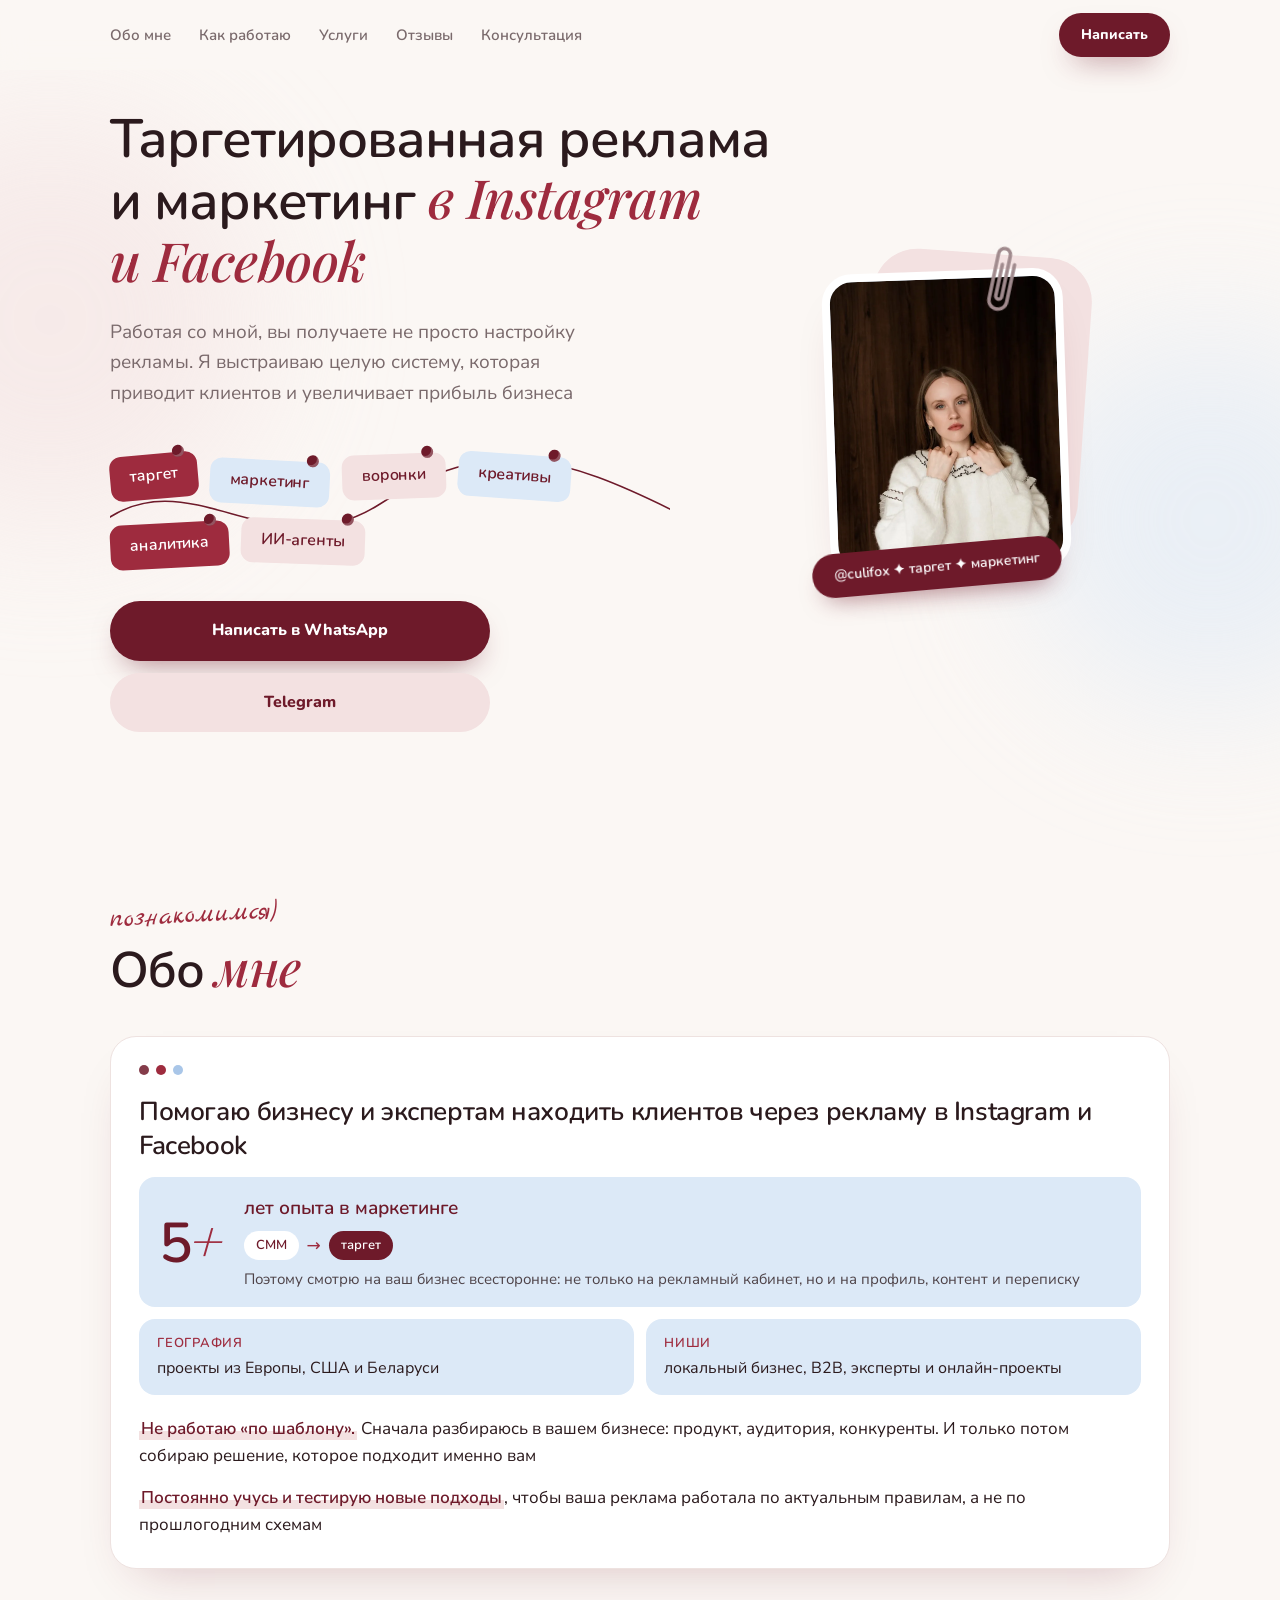
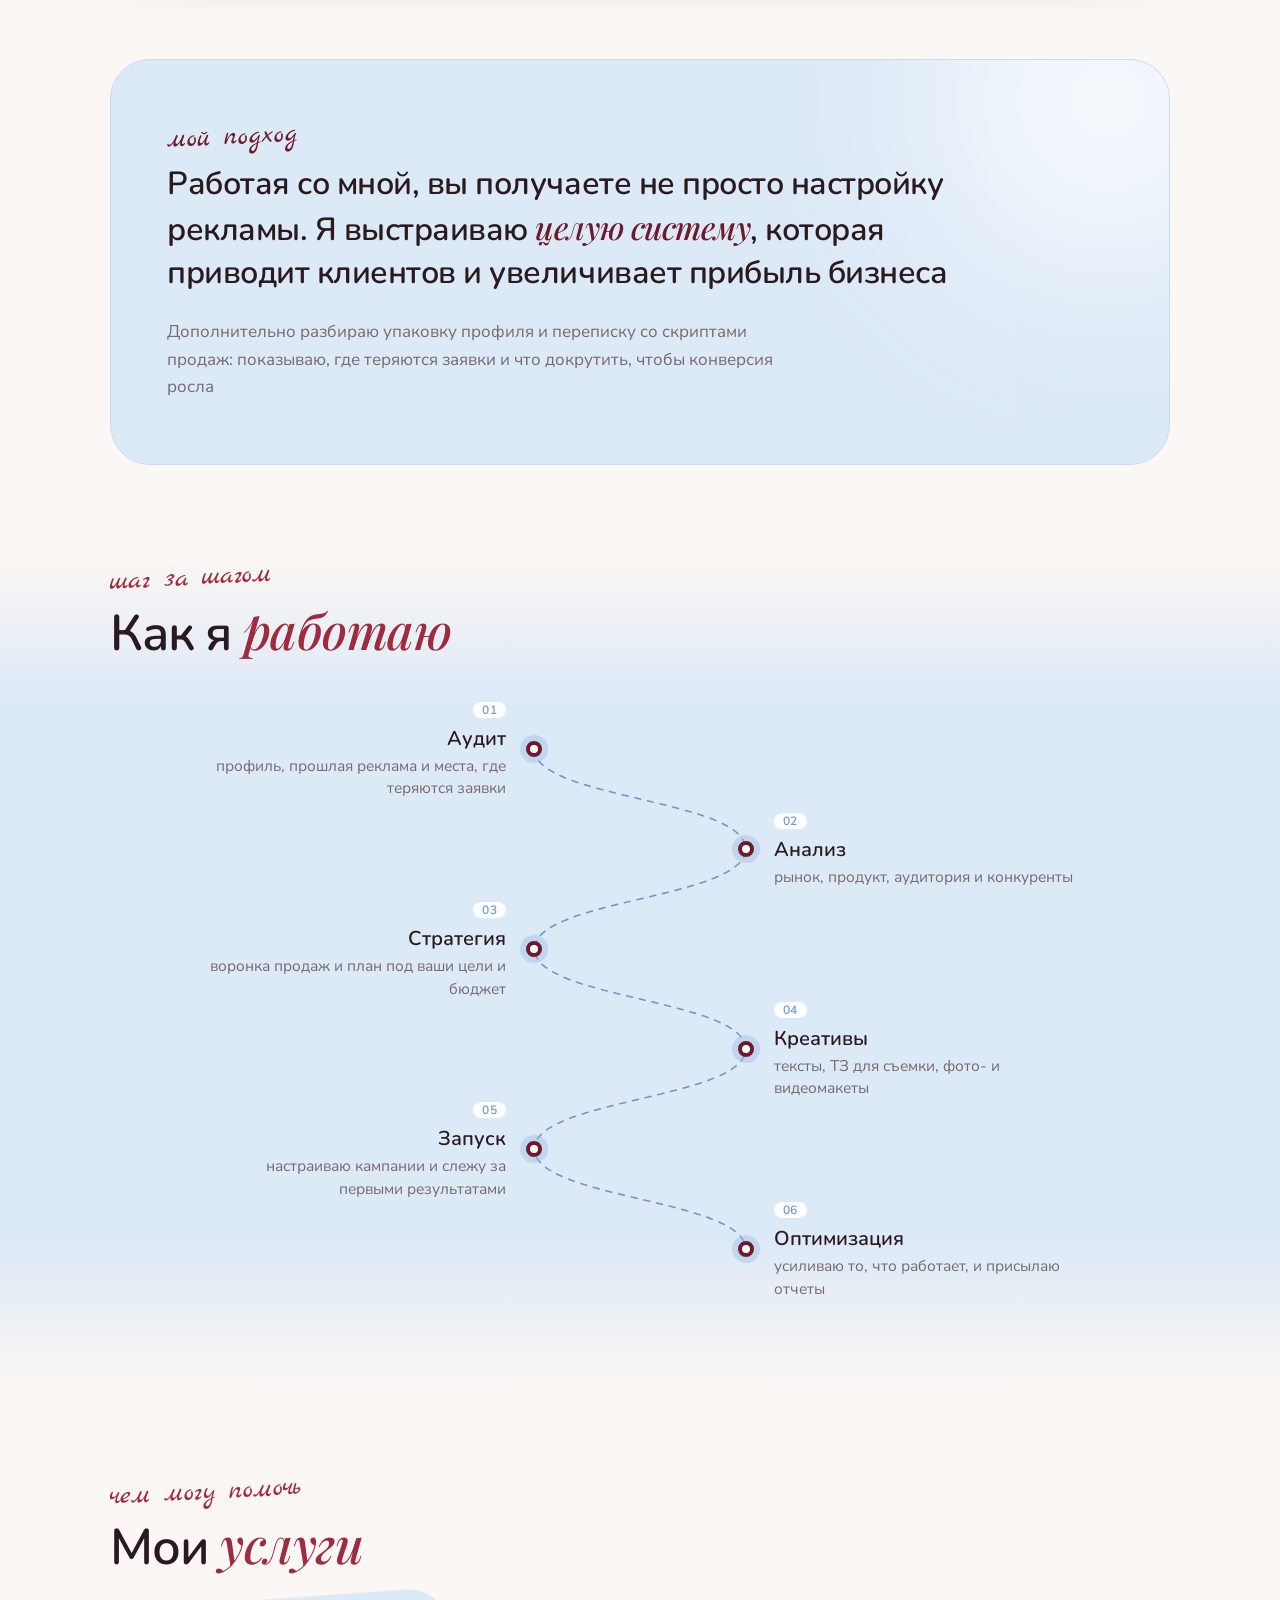
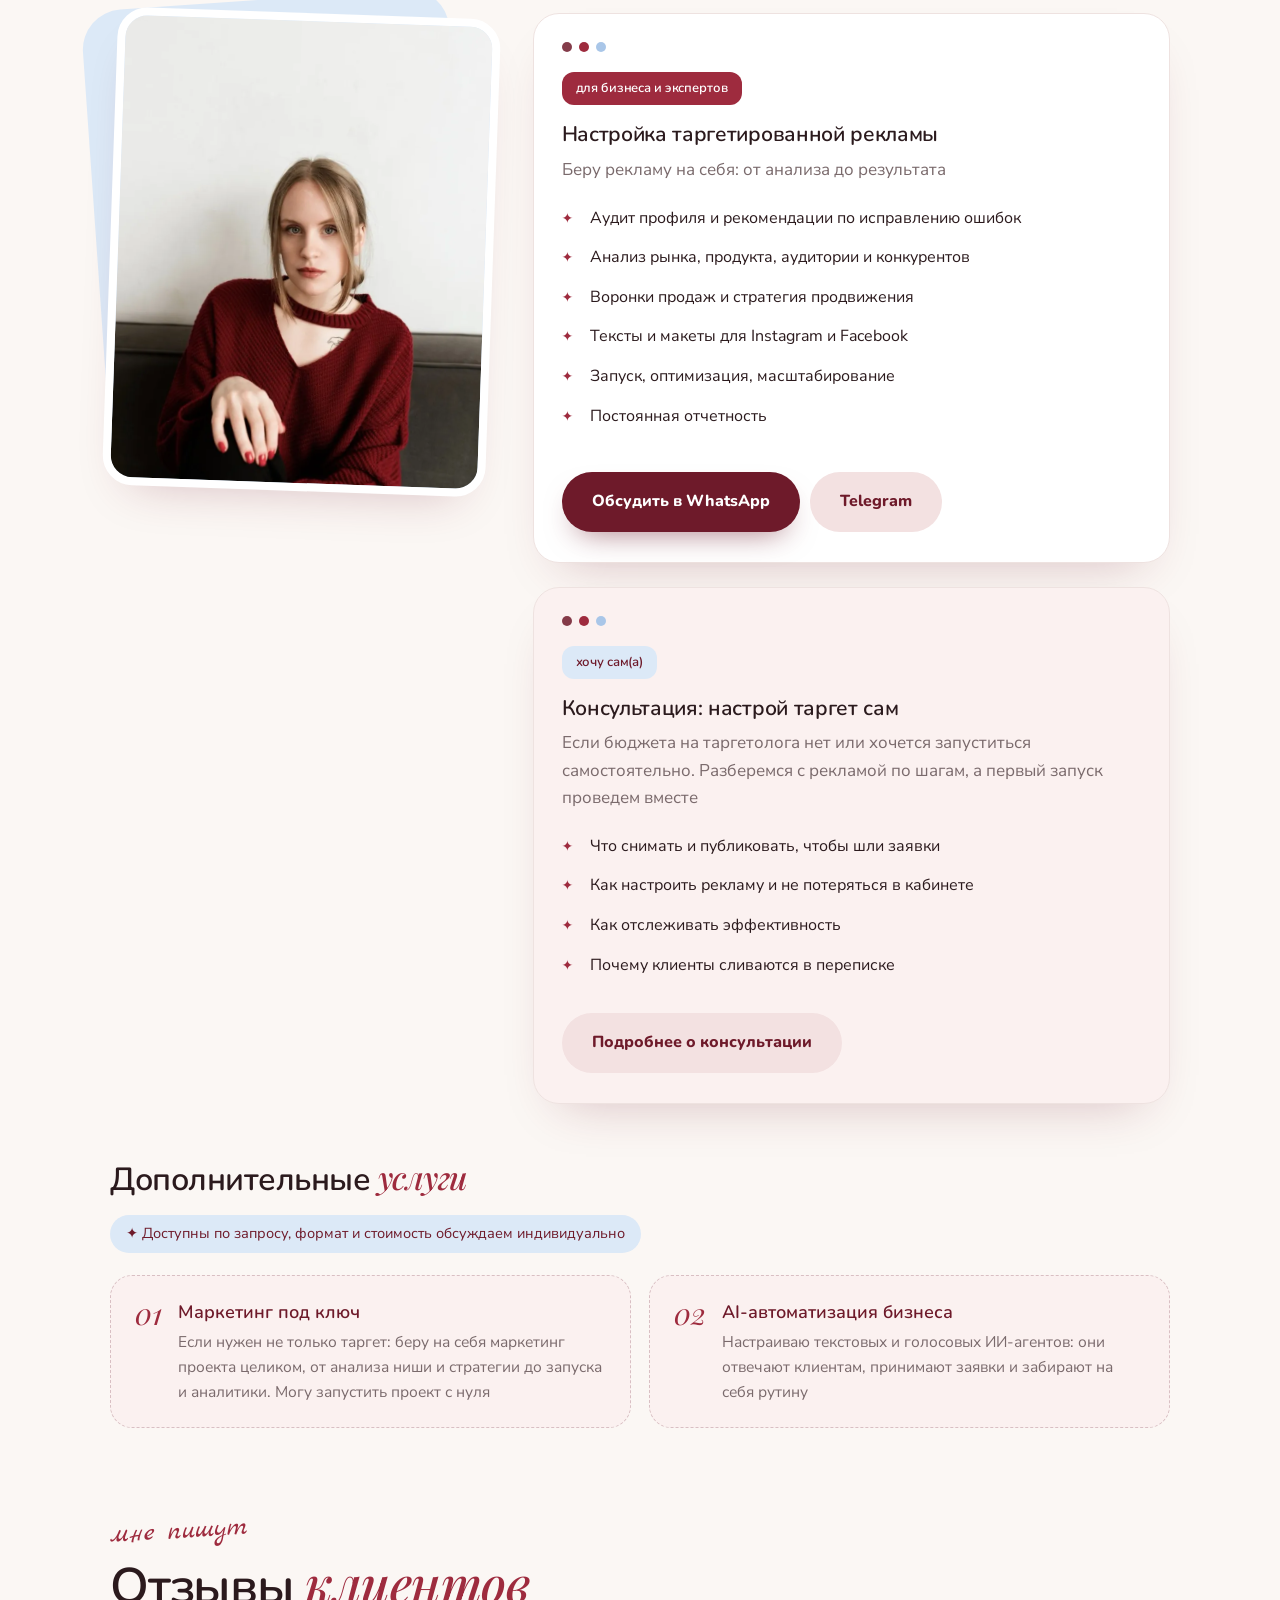
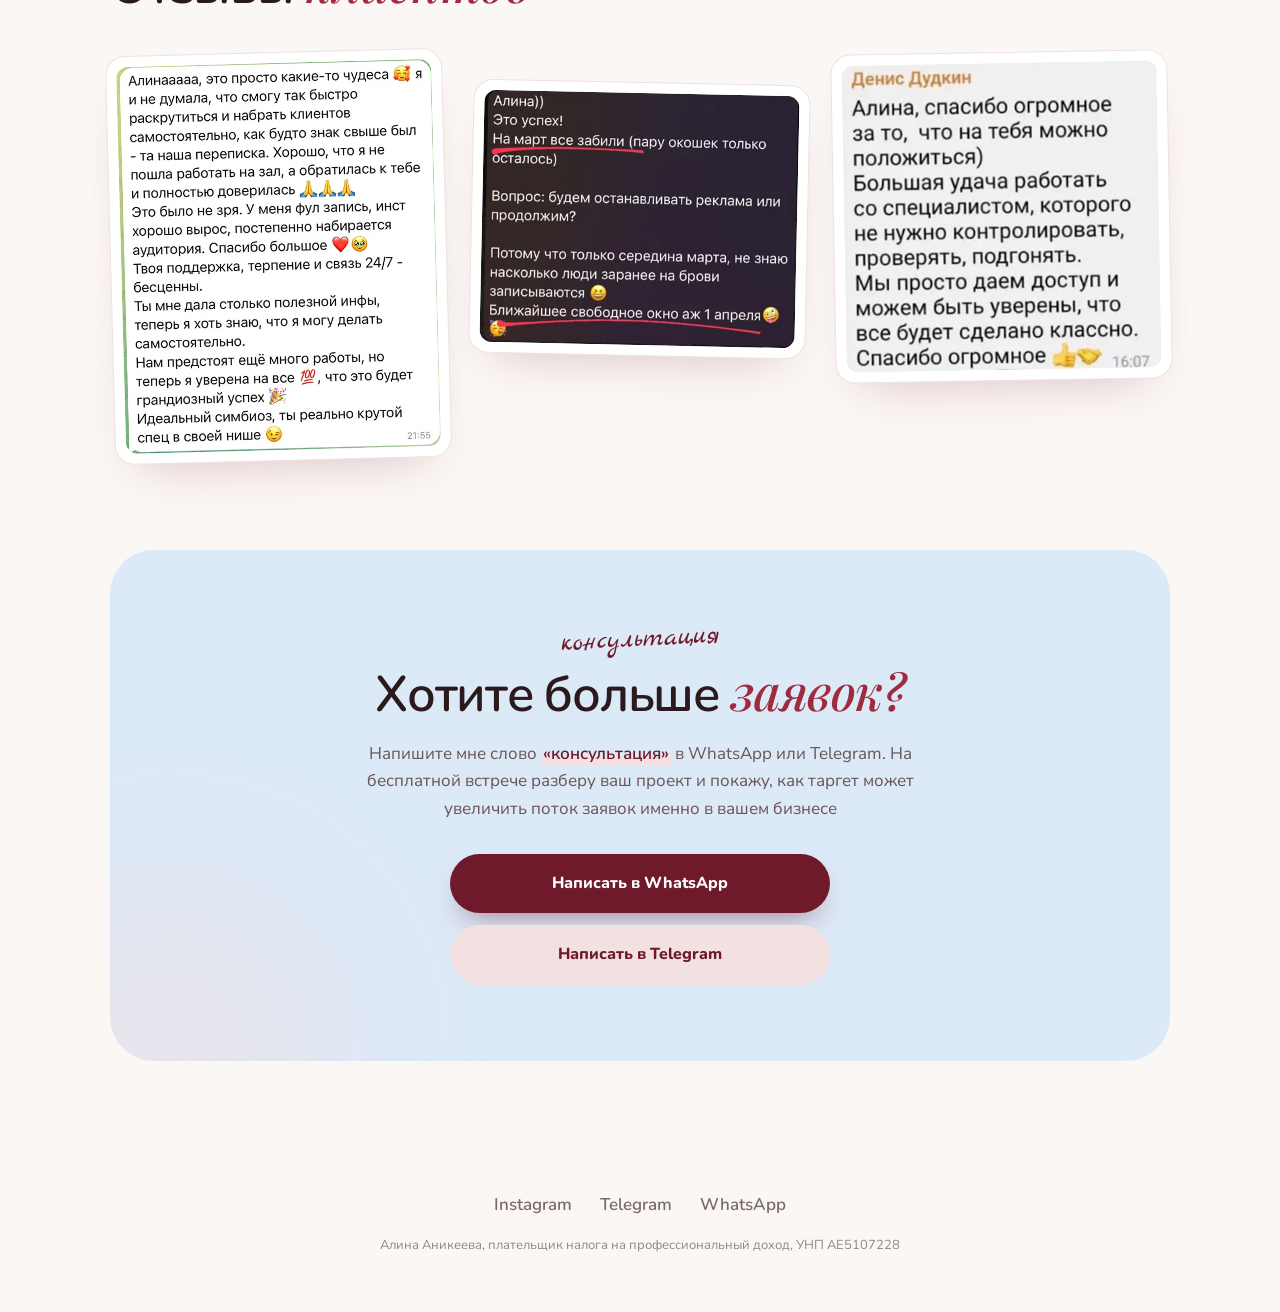
<file: index.html>
<!doctype html>
<html lang="ru">
<head>
<meta charset="utf-8">
<meta name="viewport" content="width=device-width, initial-scale=1">
<title>Алина — таргетированная реклама и маркетинг</title>
<meta name="description" content="Таргетированная реклама и маркетинг в Instagram и Facebook: не просто настройка, а система, которая приводит клиентов. Бесплатная консультация.">
<link rel="preconnect" href="https://fonts.googleapis.com">
<link rel="preconnect" href="https://fonts.gstatic.com" crossorigin>
<link rel="preload" as="style" href="https://fonts.googleapis.com/css2?family=Nunito:wght@500;600;700;800&family=Nunito+Sans:wght@400;600;700&family=Playfair+Display:ital,wght@1,500&family=Marck+Script&display=swap">
<link href="https://fonts.googleapis.com/css2?family=Nunito:wght@500;600;700;800&family=Nunito+Sans:wght@400;600;700&family=Playfair+Display:ital,wght@1,500&family=Marck+Script&display=swap" rel="stylesheet" media="print" onload="this.media='all'">
<noscript><link href="https://fonts.googleapis.com/css2?family=Nunito:wght@500;600;700;800&family=Nunito+Sans:wght@400;600;700&family=Playfair+Display:ital,wght@1,500&family=Marck+Script&display=swap" rel="stylesheet"></noscript>
<link rel="preload" as="image" href="foto-3.webp" type="image/webp" fetchpriority="high">
<link rel="stylesheet" href="style.css">
<script>if(!/shot/.test(location.search))document.documentElement.classList.add('js')</script>
</head>
<body>

<header>
  <div class="wrap">
    <nav>
      <a class="hide-m" href="#about">Обо мне</a>
      <a class="hide-m" href="#steps">Как работаю</a>
      <a href="#services">Услуги</a>
      <a class="hide-m" href="#reviews">Отзывы</a>
      <a href="konsultaciya.html">Консультация</a>
    </nav>
    <a class="btn btn-main head-btn" href="#contact">Написать</a>
  </div>
</header>

<main>

<section class="hero">
  <span class="blob" style="width:420px;height:420px;background:#F3E1E1;left:-160px;top:40px"></span>
  <span class="blob" style="width:380px;height:380px;background:#DCE9F7;right:-120px;top:260px"></span>
  <div class="wrap">
    <div>
      <h1><span class="h1-top">Таргетированная реклама <br class="h1-br">и&nbsp;маркетинг</span> <em>в&nbsp;Instagram и&nbsp;Facebook</em></h1>
      <p class="lead">Работая со мной, вы получаете не просто настройку рекламы. Я выстраиваю целую систему, которая приводит клиентов и увеличивает прибыль бизнеса</p>
      <div class="tags">
        <svg class="wave" viewBox="0 0 560 110" preserveAspectRatio="none" fill="none"><path d="M-10 70 C 80 0, 160 120, 270 50 S 450 0, 570 60" stroke="#6E1A2A" stroke-width="1.5"/></svg>
        <span class="pill hot">таргет<i class="pin"></i></span>
        <span class="pill blue">маркетинг<i class="pin"></i></span>
        <span class="pill">воронки<i class="pin"></i></span>
        <span class="pill blue">креативы<i class="pin"></i></span>
        <span class="pill hot">аналитика<i class="pin"></i></span>
        <span class="pill">ИИ-агенты<i class="pin"></i></span>
      </div>
      <div class="btns stack">
        <a class="btn btn-main" href="https://wa.me/375256062758?text=%D0%97%D0%B4%D1%80%D0%B0%D0%B2%D1%81%D1%82%D0%B2%D1%83%D0%B9%D1%82%D0%B5!" target="_blank" rel="noopener">Написать в WhatsApp</a>
        <a class="btn btn-soft" href="https://t.me/alina_culifox?text=%D0%97%D0%B4%D1%80%D0%B0%D0%B2%D1%81%D1%82%D0%B2%D1%83%D0%B9%D1%82%D0%B5!" target="_blank" rel="noopener">Telegram</a>
      </div>
    </div>
    <div class="photo-box">
      <span class="shape"></span>
      <svg class="clip" viewBox="0 0 34 80" fill="none"><path d="M24 22 V60 a9 9 0 0 1 -18 0 V14 a6 6 0 0 1 12 0 V56 a3 3 0 0 1 -6 0 V24" stroke="#A08A8D" stroke-width="3.5" stroke-linecap="round"/></svg>
      <div class="photo">
        <picture><source srcset="foto-3.webp" type="image/webp"><img src="foto-3.jpg" alt="Алина" width="800" height="1170" fetchpriority="high" style="object-position:50% 80%"></picture>
      </div>
      <span class="ribbon">@culifox ✦ таргет ✦ маркетинг</span>
    </div>
  </div>
</section>

<section class="about" id="about">
  <div class="wrap">
    <span class="hand">познакомимся)</span>
    <h2>Обо <em>мне</em></h2>
    <div class="about-box win reveal">
      <div class="dots"><i></i><i></i><i></i></div>
      <p class="about-lead">Помогаю бизнесу и экспертам находить клиентов через рекламу в Instagram и Facebook</p>
      <div class="about-exp">
        <div class="exp-num">5<em>+</em></div>
        <div class="exp-text">
          <b>лет опыта в маркетинге</b>
          <div class="path"><span>СММ</span><i>→</i><span class="on">таргет</span></div>
          <p>Поэтому смотрю на ваш бизнес всесторонне: не только на рекламный кабинет, но и на профиль, контент и переписку</p>
        </div>
      </div>
      <div class="about-facts">
        <div><b>География</b><span>проекты из Европы, США и Беларуси</span></div>
        <div><b>Ниши</b><span>локальный бизнес, B2B, эксперты и онлайн-проекты</span></div>
      </div>
      <p><strong class="hl">Не работаю «по шаблону».</strong> Сначала разбираюсь в вашем бизнесе: продукт, аудитория, конкуренты. И только потом собираю решение, которое подходит именно вам</p>
      <p><strong class="hl">Постоянно учусь и тестирую новые подходы</strong>, чтобы ваша реклама работала по актуальным правилам, а не по прошлогодним схемам</p>
    </div>
  </div>
</section>

<section class="approach" style="padding-top:0">
  <div class="wrap">
    <div class="box reveal">
      <span class="hand">мой подход</span>
      <p class="big">Работая со мной, вы получаете не просто настройку рекламы. Я выстраиваю <em>целую систему</em>, которая приводит клиентов и увеличивает прибыль бизнеса</p>
      <p class="sub">Дополнительно разбираю упаковку профиля и переписку со скриптами продаж: показываю, где теряются заявки и что докрутить, чтобы конверсия росла</p>
    </div>
  </div>
</section>

<section id="steps" style="padding-top:10px">
  <div class="wrap">
    <span class="hand">шаг за шагом</span>
    <h2>Как я <em>работаю</em></h2>
    <div class="way reveal">
      <svg class="way-line d" viewBox="0 0 100 600" preserveAspectRatio="none" fill="none"><path d="M38 50 C38 100,62 100,62 150 C62 200,38 200,38 250 C38 300,62 300,62 350 C62 400,38 400,38 450 C38 500,62 500,62 550" stroke="#6E1A2A" stroke-width="1.6" stroke-dasharray="6 7" stroke-linecap="round" vector-effect="non-scaling-stroke"/></svg>
      <svg class="way-line m" viewBox="0 0 100 600" preserveAspectRatio="none" fill="none"><path d="M9 50 C9 100,21 100,21 150 C21 200,9 200,9 250 C9 300,21 300,21 350 C21 400,9 400,9 450 C9 500,21 500,21 550" stroke="#6E1A2A" stroke-width="1.6" stroke-dasharray="6 7" stroke-linecap="round" vector-effect="non-scaling-stroke"/></svg>
      <div class="ws l" style="top:8.333%"><i></i><div class="wt"><span class="wn">01</span><b>Аудит</b>профиль, прошлая реклама и места, где теряются заявки</div></div>
      <div class="ws r" style="top:25.000%"><i></i><div class="wt"><span class="wn">02</span><b>Анализ</b>рынок, продукт, аудитория и конкуренты</div></div>
      <div class="ws l" style="top:41.667%"><i></i><div class="wt"><span class="wn">03</span><b>Стратегия</b>воронка продаж и план под ваши цели и бюджет</div></div>
      <div class="ws r" style="top:58.333%"><i></i><div class="wt"><span class="wn">04</span><b>Креативы</b>тексты, ТЗ для съемки, фото- и видеомакеты</div></div>
      <div class="ws l" style="top:75.000%"><i></i><div class="wt"><span class="wn">05</span><b>Запуск</b>настраиваю кампании и слежу за первыми результатами</div></div>
      <div class="ws r" style="top:91.667%"><i></i><div class="wt"><span class="wn">06</span><b>Оптимизация</b>усиливаю то, что работает, и присылаю отчеты</div></div>
    </div>
  </div>
</section>

<section id="services">
  <div class="wrap">
    <span class="hand">чем могу помочь</span>
    <h2>Мои <em>услуги</em></h2>
    <div class="svc">
      <div class="svc-photo reveal">
        <span class="shape"></span>
        <div class="photo"><picture><source srcset="foto-4.webp" type="image/webp"><img src="foto-4.jpg" alt="Алина" width="800" height="1182" loading="lazy" decoding="async" style="object-position:50% 75%"></picture></div>
      </div>
      <div class="svc-cards">
        <div class="win card reveal">
          <div class="dots"><i></i><i></i><i></i></div>
          <span class="pill hot">для бизнеса и экспертов</span>
          <h3>Настройка таргетированной рекламы</h3>
          <p class="d">Беру рекламу на себя: от анализа до результата</p>
          <ul>
            <li>Аудит профиля и рекомендации по исправлению ошибок</li>
            <li>Анализ рынка, продукта, аудитории и конкурентов</li>
            <li>Воронки продаж и стратегия продвижения</li>
            <li>Тексты и макеты для Instagram и Facebook</li>
            <li>Запуск, оптимизация, масштабирование</li>
            <li>Постоянная отчетность</li>
          </ul>
          <div class="card-btns"><a class="btn btn-main" href="https://wa.me/375256062758?text=%D0%97%D0%B4%D1%80%D0%B0%D0%B2%D1%81%D1%82%D0%B2%D1%83%D0%B9%D1%82%D0%B5%21%20%D0%A5%D0%BE%D1%87%D1%83%20%D0%BE%D0%B1%D1%81%D1%83%D0%B4%D0%B8%D1%82%D1%8C%20%D0%BF%D1%80%D0%BE%D0%B5%D0%BA%D1%82" target="_blank" rel="noopener">Обсудить в WhatsApp</a><a class="btn btn-soft" href="https://t.me/alina_culifox?text=%D0%97%D0%B4%D1%80%D0%B0%D0%B2%D1%81%D1%82%D0%B2%D1%83%D0%B9%D1%82%D0%B5%21%20%D0%A5%D0%BE%D1%87%D1%83%20%D0%BE%D0%B1%D1%81%D1%83%D0%B4%D0%B8%D1%82%D1%8C%20%D0%BF%D1%80%D0%BE%D0%B5%D0%BA%D1%82" target="_blank" rel="noopener">Telegram</a></div>
        </div>
        <div class="win pk card reveal">
          <div class="dots"><i></i><i></i><i></i></div>
          <span class="pill blue">хочу сам(а)</span>
          <h3>Консультация: настрой таргет сам</h3>
          <p class="d">Если бюджета на таргетолога нет или хочется запуститься самостоятельно. Разберемся с рекламой по шагам, а первый запуск проведем вместе</p>
          <ul>
            <li>Что снимать и публиковать, чтобы шли заявки</li>
            <li>Как настроить рекламу и не потеряться в кабинете</li>
            <li>Как отслеживать эффективность</li>
            <li>Почему клиенты сливаются в переписке</li>
          </ul>
          <a class="btn btn-soft" href="konsultaciya.html">Подробнее о консультации</a>
        </div>
      </div>
    </div>

    <div class="extra">
      <h3 class="extra-title">Дополнительные <em>услуги</em></h3>
      <p class="extra-note">✦ Доступны по запросу, формат и стоимость обсуждаем индивидуально</p>
      <div class="extra-grid">
        <div class="extra-item reveal"><span class="ex-n">01</span><div><b>Маркетинг под ключ</b>Если нужен не только таргет: беру на себя маркетинг проекта целиком, от анализа ниши и стратегии до запуска и аналитики. Могу запустить проект с нуля</div></div>
        <div class="extra-item reveal"><span class="ex-n">02</span><div><b>AI-автоматизация бизнеса</b>Настраиваю текстовых и голосовых ИИ-агентов: они отвечают клиентам, принимают заявки и забирают на себя рутину</div></div>
      </div>
    </div>
  </div>
</section>

<section id="reviews" style="padding-top:0">
  <div class="wrap">
    <span class="hand">мне пишут</span>
    <h2>Отзывы <em>клиентов</em></h2>
    <div class="reviews">
      <figure class="rv"><picture><source srcset="otzyvy/otzyv-3.webp" type="image/webp"><img src="otzyvy/otzyv-3.jpg" alt="Отзыв клиентки" width="558" height="684" decoding="async"></picture></figure>
      <figure class="rv"><picture><source srcset="otzyvy/otzyv-2.webp" type="image/webp"><img src="otzyvy/otzyv-2.jpg" alt="Отзыв клиентки" width="479" height="383" decoding="async"></picture></figure>
      <figure class="rv"><picture><source srcset="otzyvy/otzyv-1.webp" type="image/webp"><img src="otzyvy/otzyv-1.jpg" alt="Отзыв клиента" width="359" height="350" decoding="async"></picture></figure>
    </div>
  </div>
</section>

<section class="final" id="contact" style="padding-top:0">
  <div class="wrap">
    <div class="inner reveal">
      <span class="hand" style="color:var(--navy)">консультация</span>
      <h2>Хотите больше <em>заявок?</em></h2>
      <p>Напишите мне слово <b class="hl">«консультация»</b> в WhatsApp или Telegram. На бесплатной встрече разберу ваш проект и покажу, как таргет может увеличить поток заявок именно в вашем бизнесе</p>
      <div class="btns stack center">
        <a class="btn btn-main" href="https://wa.me/375256062758?text=%D0%9A%D0%BE%D0%BD%D1%81%D1%83%D0%BB%D1%8C%D1%82%D0%B0%D1%86%D0%B8%D1%8F" target="_blank" rel="noopener">Написать в WhatsApp</a>
        <a class="btn btn-soft" href="https://t.me/alina_culifox?text=%D0%9A%D0%BE%D0%BD%D1%81%D1%83%D0%BB%D1%8C%D1%82%D0%B0%D1%86%D0%B8%D1%8F" target="_blank" rel="noopener">Написать в Telegram</a>
      </div>
    </div>
  </div>
</section>

</main>

<footer>
  <a href="https://www.instagram.com/culifox/" target="_blank" rel="noopener">Instagram</a>
  <a href="https://t.me/alina_culifox" target="_blank" rel="noopener">Telegram</a>
  <a href="https://wa.me/375256062758" target="_blank" rel="noopener">WhatsApp</a>
  <p class="legal">Алина Аникеева, плательщик налога на профессиональный доход, <span style="white-space:nowrap">УНП АЕ5107228</span></p>
</footer>

<script>
(function(){
  var els=document.querySelectorAll('.reveal');
  if(!('IntersectionObserver' in window)){els.forEach(function(e){e.classList.add('in')});return}
  var io=new IntersectionObserver(function(entries){
    entries.forEach(function(en){
      if(!en.isIntersecting)return;
      var el=en.target, sib=Array.prototype.indexOf.call(el.parentNode.children,el);
      el.style.transitionDelay=Math.min(sib,5)*60+'ms';
      el.classList.add('in'); io.unobserve(el);
    });
  },{rootMargin:'0px 0px -60px 0px'});
  els.forEach(function(e){io.observe(e)});
})();
</script>
</body>
</html>
</file>
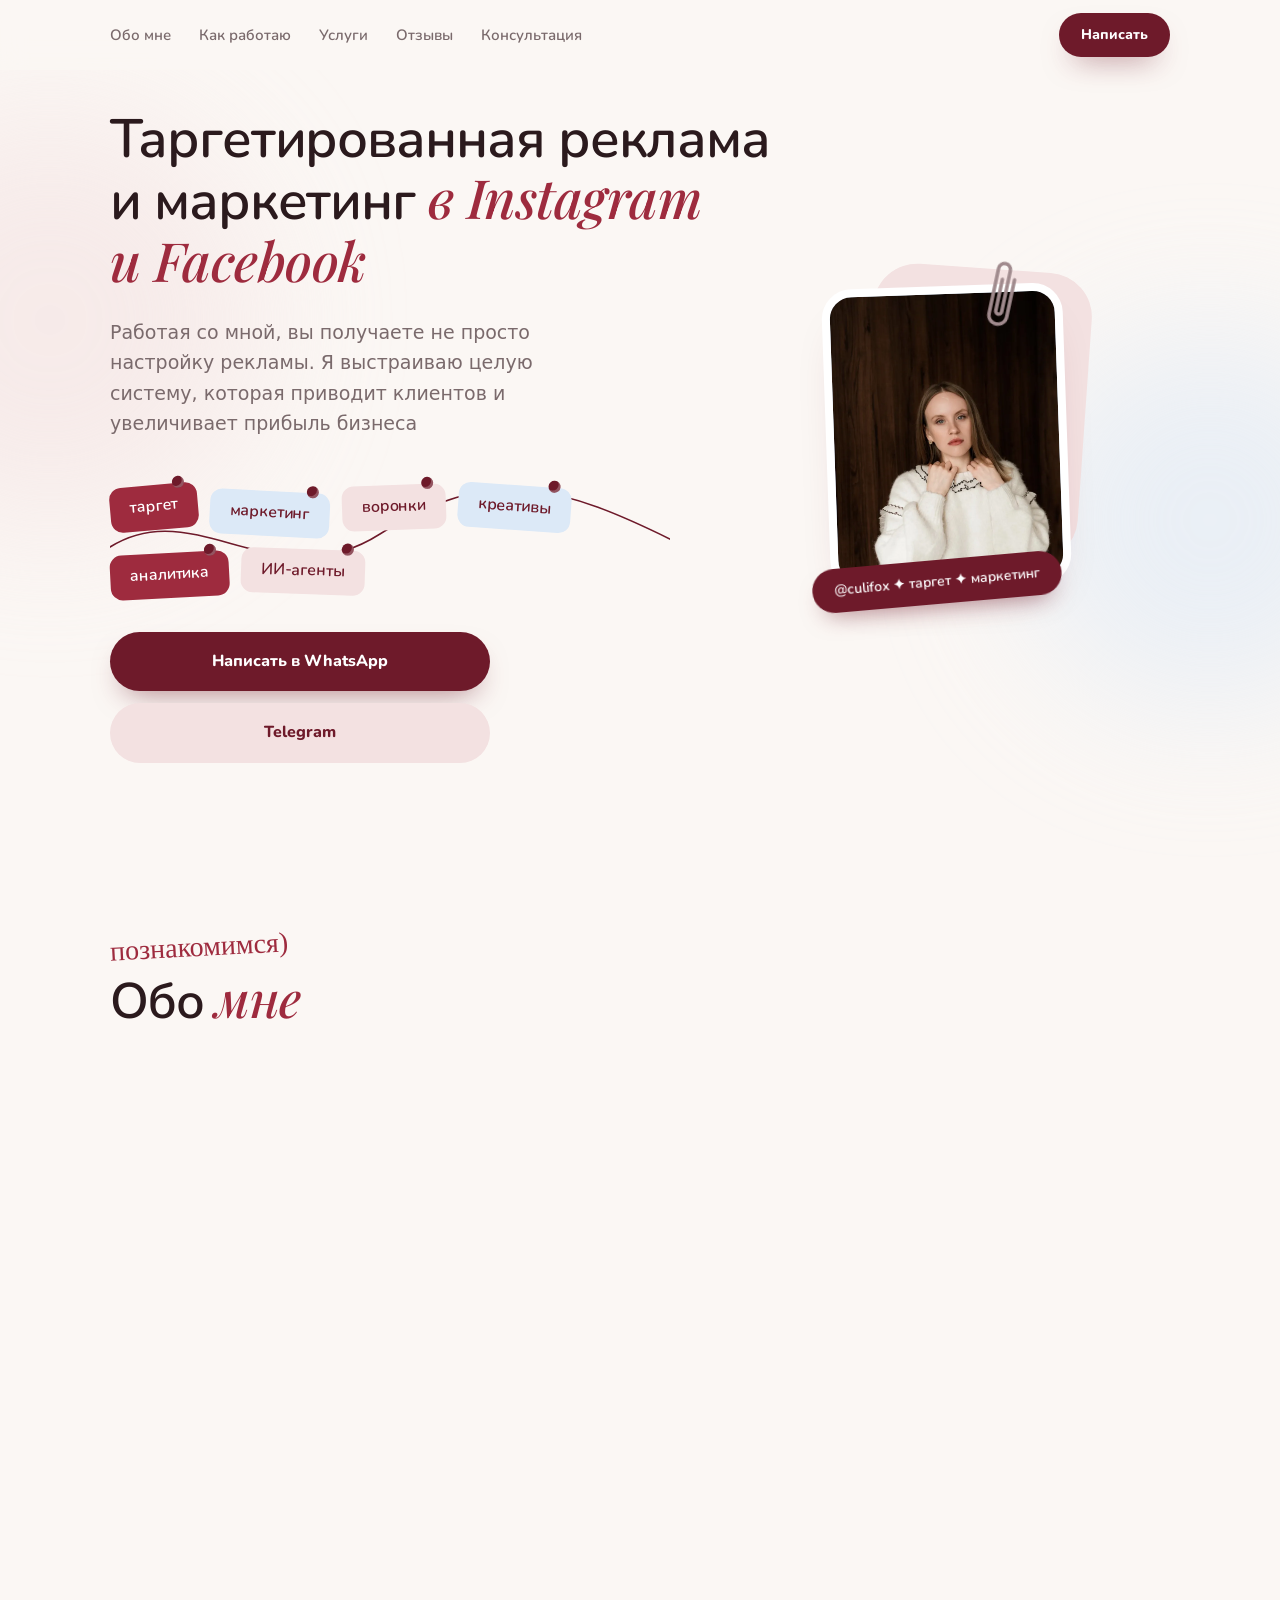
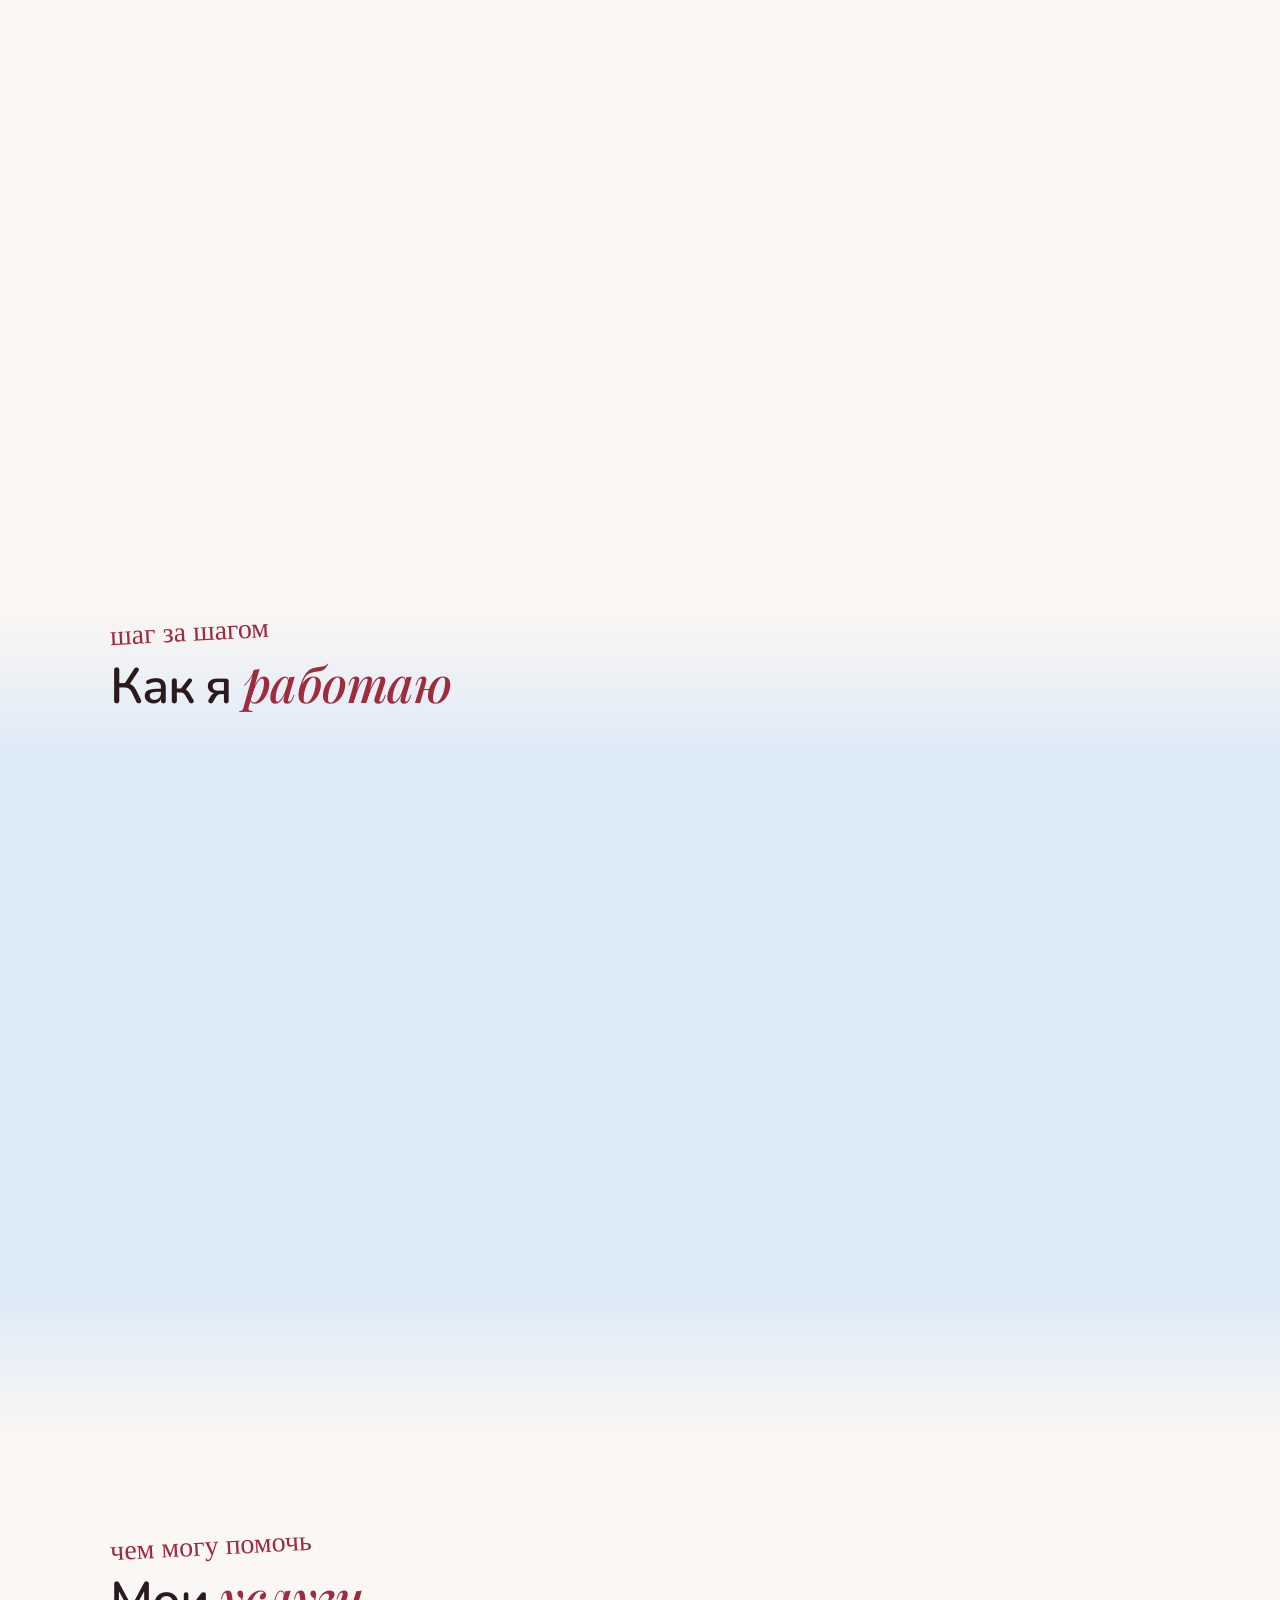
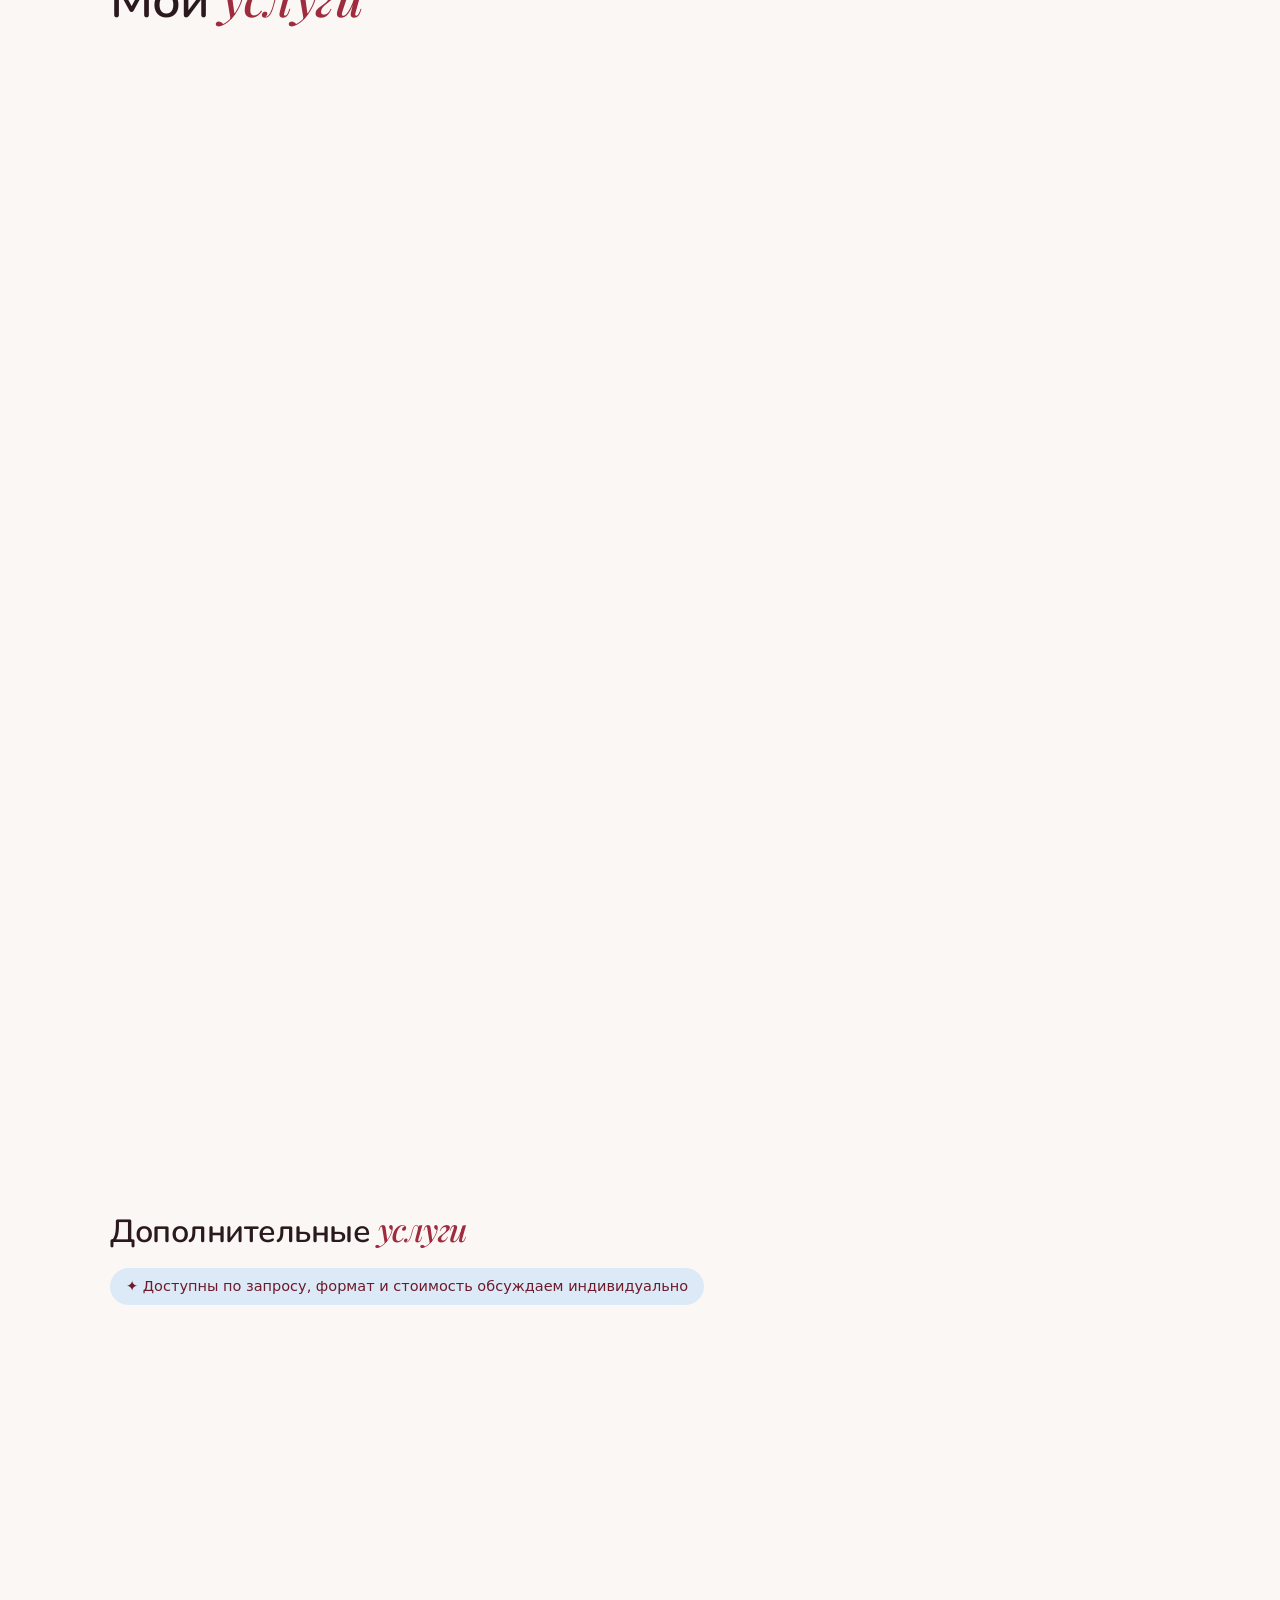
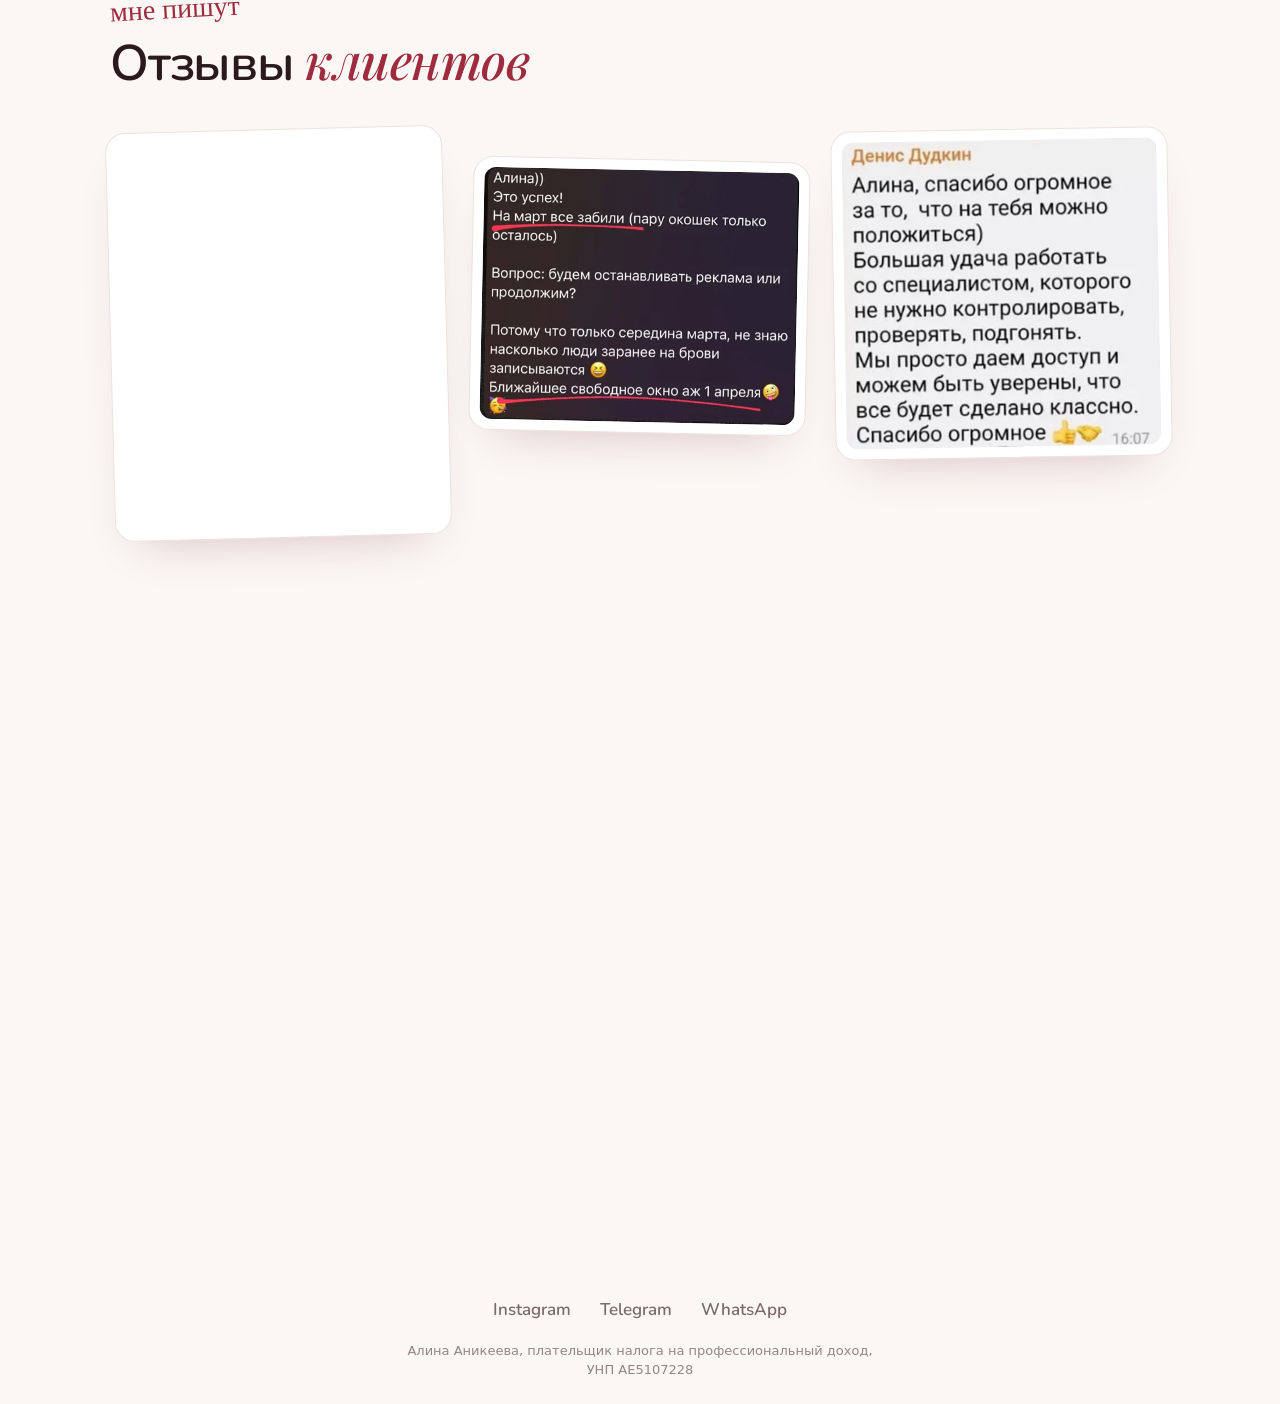
<file: для-публикации/index.html>
<!doctype html>
<html lang="ru"><head><meta charset="utf-8">
<meta name="robots" content="noindex, nofollow">
<meta http-equiv="refresh" content="0; url=/">
<link rel="canonical" href="https://culifox.site/">
<title>Сайт переехал</title></head>
<body><p>Сайт переехал: <a href="/">culifox.site</a></p></body></html>
</file>
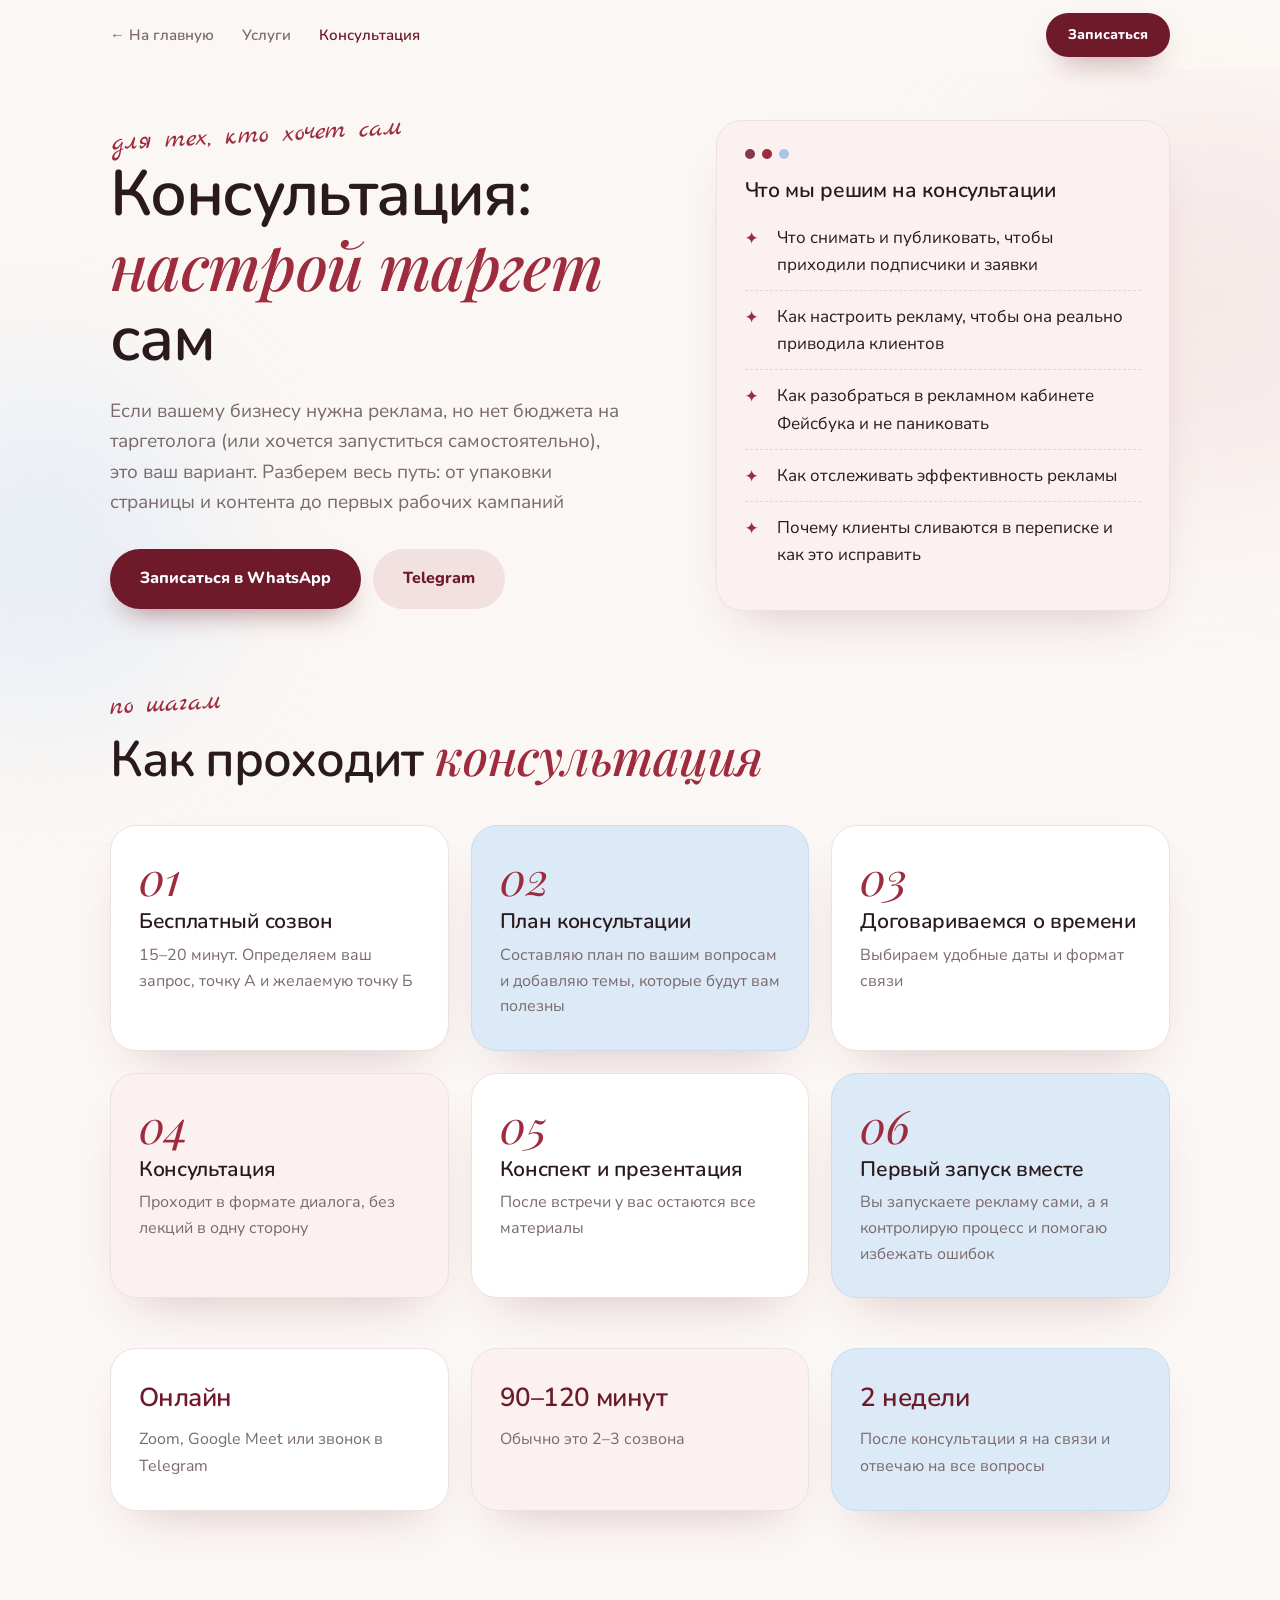
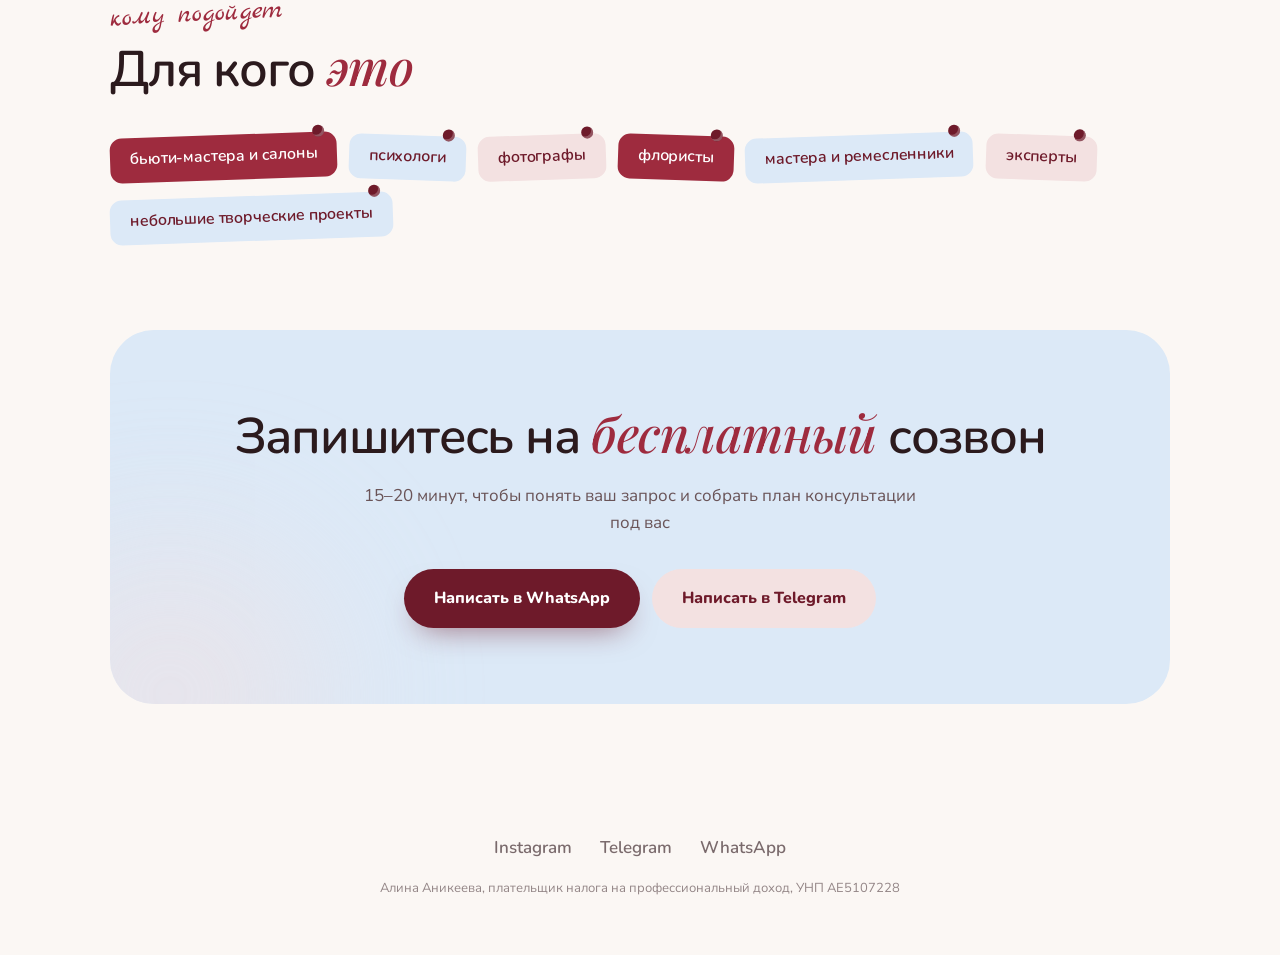
<file: konsultaciya.html>
<!doctype html>
<html lang="ru">
<head>
<meta charset="utf-8">
<meta name="viewport" content="width=device-width, initial-scale=1">
<title>Консультация: настрой таргет сам — Алина</title>
<meta name="description" content="Консультация по самостоятельной настройке таргетированной рекламы: разберем ваш проект, а первый запуск проведем вместе.">
<link rel="preconnect" href="https://fonts.googleapis.com">
<link rel="preconnect" href="https://fonts.gstatic.com" crossorigin>
<link rel="preload" as="style" href="https://fonts.googleapis.com/css2?family=Nunito:wght@500;600;700;800&family=Nunito+Sans:wght@400;600;700&family=Playfair+Display:ital,wght@1,500&family=Marck+Script&display=swap">
<link href="https://fonts.googleapis.com/css2?family=Nunito:wght@500;600;700;800&family=Nunito+Sans:wght@400;600;700&family=Playfair+Display:ital,wght@1,500&family=Marck+Script&display=swap" rel="stylesheet" media="print" onload="this.media='all'">
<noscript><link href="https://fonts.googleapis.com/css2?family=Nunito:wght@500;600;700;800&family=Nunito+Sans:wght@400;600;700&family=Playfair+Display:ital,wght@1,500&family=Marck+Script&display=swap" rel="stylesheet"></noscript>
<link rel="stylesheet" href="style.css">
<script>if(!/shot/.test(location.search))document.documentElement.classList.add('js')</script>
</head>
<body>

<header>
  <div class="wrap">
    <nav>
      <a href="index.html">← На главную</a>
      <a class="hide-m" href="index.html#services">Услуги</a>
      <a class="on" href="konsultaciya.html">Консультация</a>
    </nav>
    <a class="btn btn-main head-btn" href="#contact">Записаться</a>
  </div>
</header>

<main>

<section class="c-hero">
  <span class="blob" style="width:420px;height:420px;background:#F3E1E1;right:-140px;top:20px"></span>
  <span class="blob" style="width:360px;height:360px;background:#DCE9F7;left:-140px;top:300px"></span>
  <div class="wrap">
    <div>
      <span class="hand">для тех, кто хочет сам</span>
      <h1>Консультация: <em>настрой таргет</em> сам</h1>
      <p class="lead">Если вашему бизнесу нужна реклама, но нет бюджета на таргетолога (или хочется запуститься самостоятельно), это ваш вариант. Разберем весь путь: от упаковки страницы и контента до первых рабочих кампаний</p>
      <div class="btns">
        <a class="btn btn-main" href="https://wa.me/375256062758?text=%D0%9A%D0%BE%D0%BD%D1%81%D1%83%D0%BB%D1%8C%D1%82%D0%B0%D1%86%D0%B8%D1%8F" target="_blank" rel="noopener">Записаться в WhatsApp</a>
        <a class="btn btn-soft" href="https://t.me/alina_culifox?text=%D0%9A%D0%BE%D0%BD%D1%81%D1%83%D0%BB%D1%8C%D1%82%D0%B0%D1%86%D0%B8%D1%8F" target="_blank" rel="noopener">Telegram</a>
      </div>
    </div>
    <div class="win pk reveal">
      <div class="dots"><i></i><i></i><i></i></div>
      <h3>Что мы решим на консультации</h3>
      <ul class="solve">
        <li>Что снимать и публиковать, чтобы приходили подписчики и заявки</li>
        <li>Как настроить рекламу, чтобы она реально приводила клиентов</li>
        <li>Как разобраться в рекламном кабинете Фейсбука и не паниковать</li>
        <li>Как отслеживать эффективность рекламы</li>
        <li>Почему клиенты сливаются в переписке и как это исправить</li>
      </ul>
    </div>
  </div>
</section>

<section style="padding-top:20px">
  <div class="wrap">
    <span class="hand">по шагам</span>
    <h2>Как проходит <em>консультация</em></h2>
    <div class="how">
      <div class="win reveal"><span class="num">01</span><h3>Бесплатный созвон</h3><p>15–20 минут. Определяем ваш запрос, точку А и желаемую точку Б</p></div>
      <div class="win bl reveal"><span class="num">02</span><h3>План консультации</h3><p>Составляю план по вашим вопросам и добавляю темы, которые будут вам полезны</p></div>
      <div class="win reveal"><span class="num">03</span><h3>Договариваемся о времени</h3><p>Выбираем удобные даты и формат связи</p></div>
      <div class="win pk reveal"><span class="num">04</span><h3>Консультация</h3><p>Проходит в формате диалога, без лекций в одну сторону</p></div>
      <div class="win reveal"><span class="num">05</span><h3>Конспект и презентация</h3><p>После встречи у вас остаются все материалы</p></div>
      <div class="win bl reveal"><span class="num">06</span><h3>Первый запуск вместе</h3><p>Вы запускаете рекламу сами, а я контролирую процесс и помогаю избежать ошибок</p></div>
    </div>

    <div class="fmt">
      <div class="win reveal"><b>Онлайн</b><span>Zoom, Google Meet или звонок в Telegram</span></div>
      <div class="win pk reveal"><b>90–120 минут</b><span>Обычно это 2–3 созвона</span></div>
      <div class="win bl reveal"><b>2 недели</b><span>После консультации я на связи и отвечаю на все вопросы</span></div>
    </div>
  </div>
</section>

<section style="padding-top:0">
  <div class="wrap">
    <span class="hand">кому подойдет</span>
    <h2>Для кого <em>это</em></h2>
    <div class="who reveal">
      <span class="pill hot">бьюти-мастера и салоны<i class="pin"></i></span>
      <span class="pill blue">психологи<i class="pin"></i></span>
      <span class="pill">фотографы<i class="pin"></i></span>
      <span class="pill hot">флористы<i class="pin"></i></span>
      <span class="pill blue">мастера и ремесленники<i class="pin"></i></span>
      <span class="pill">эксперты<i class="pin"></i></span>
      <span class="pill blue">небольшие творческие проекты<i class="pin"></i></span>
    </div>
  </div>
</section>

<section class="final" id="contact" style="padding-top:0">
  <div class="wrap">
    <div class="inner reveal">
      <h2>Запишитесь на <em>бесплатный</em> созвон</h2>
      <p>15–20 минут, чтобы понять ваш запрос и собрать план консультации под вас</p>
      <div class="btns">
        <a class="btn btn-main" href="https://wa.me/375256062758?text=%D0%9A%D0%BE%D0%BD%D1%81%D1%83%D0%BB%D1%8C%D1%82%D0%B0%D1%86%D0%B8%D1%8F" target="_blank" rel="noopener">Написать в WhatsApp</a>
        <a class="btn btn-soft" href="https://t.me/alina_culifox?text=%D0%9A%D0%BE%D0%BD%D1%81%D1%83%D0%BB%D1%8C%D1%82%D0%B0%D1%86%D0%B8%D1%8F" target="_blank" rel="noopener">Написать в Telegram</a>
      </div>
    </div>
  </div>
</section>

</main>

<footer>
  <a href="https://www.instagram.com/culifox/" target="_blank" rel="noopener">Instagram</a>
  <a href="https://t.me/alina_culifox" target="_blank" rel="noopener">Telegram</a>
  <a href="https://wa.me/375256062758" target="_blank" rel="noopener">WhatsApp</a>
  <p class="legal">Алина Аникеева, плательщик налога на профессиональный доход, <span style="white-space:nowrap">УНП АЕ5107228</span></p>
</footer>

<script>
(function(){
  var els=document.querySelectorAll('.reveal');
  if(!('IntersectionObserver' in window)){els.forEach(function(e){e.classList.add('in')});return}
  var io=new IntersectionObserver(function(entries){
    entries.forEach(function(en){
      if(!en.isIntersecting)return;
      var el=en.target, sib=Array.prototype.indexOf.call(el.parentNode.children,el);
      el.style.transitionDelay=Math.min(sib,5)*60+'ms';
      el.classList.add('in'); io.unobserve(el);
    });
  },{rootMargin:'0px 0px -60px 0px'});
  els.forEach(function(e){io.observe(e)});
})();
</script>
</body>
</html>
</file>
<file: style.css>
:root{
  --bg:#FBF7F4;
  --ink:#2B1A1D;
  --muted:#7A6A6C;
  --navy:#6E1A2A;
  --pink:#9E2B3E;
  --pink-soft:#F3E1E1;
  --pink-pale:#FBF1F0;
  --blue:#A9C6E8;
  --blue-soft:#DCE9F7;
  --line:#EEE2E0;
  --ease-out:cubic-bezier(0.23,1,0.32,1);
  --shadow:0 24px 50px -28px rgba(110,26,42,.28);
}
*{box-sizing:border-box;margin:0;padding:0}
html{scroll-behavior:smooth;overflow-x:clip}
body{background:var(--bg);color:var(--ink);font-family:'Nunito Sans',system-ui,sans-serif;font-size:17px;line-height:1.6;-webkit-font-smoothing:antialiased;overflow-x:clip}
a{color:inherit}
img{display:block;max-width:100%}
.wrap{max-width:1100px;margin:0 auto;padding:0 20px;position:relative}

/* мягкие цветные пятна на фоне */
.blob{position:absolute;border-radius:50%;filter:blur(70px);opacity:.55;z-index:-1;pointer-events:none}

/* типографика */
h1,h2,h3{font-family:'Nunito',sans-serif;font-weight:600;line-height:1.08;letter-spacing:-.025em;color:var(--navy)}
h1 em,h2 em{font-family:'Playfair Display',serif;font-style:italic;font-weight:500;letter-spacing:-.01em;color:#9E2B3E}
h2{font-size:clamp(32px,5vw,50px);margin-bottom:38px}
h3{font-size:21px;margin-bottom:10px;letter-spacing:-.015em}
.hand{font-family:'Marck Script',cursive;font-size:28px;color:var(--pink);line-height:1;display:inline-block;transform:rotate(-3deg);margin-bottom:10px}
section{padding:90px 0;position:relative}

/* плашки-стикеры */
.pill{display:inline-block;font-family:'Nunito',sans-serif;font-weight:600;font-size:16px;letter-spacing:-.01em;background:var(--pink-soft);color:var(--navy);padding:9px 20px 10px;border-radius:12px;position:relative;white-space:nowrap}
.pill.blue{background:var(--blue-soft)}
.pill.hot{background:var(--pink);color:#fff}
.pill .pin{position:absolute;top:-7px;right:12px;width:12px;height:12px;border-radius:50%;background:var(--navy);box-shadow:inset -2px -2px 0 rgba(255,255,255,.25)}

/* кнопки */
.btns{display:flex;flex-wrap:wrap;gap:12px;margin-top:32px}
.btn{display:inline-flex;align-items:center;justify-content:center;gap:10px;padding:17px 30px;border-radius:999px;text-decoration:none;font-family:'Nunito',sans-serif;font-weight:800;font-size:16px;transition:transform 160ms var(--ease-out),background-color 200ms ease,box-shadow 200ms ease}
.btn:active{transform:scale(.97)}
.btn-main{background:var(--navy);color:#fff;box-shadow:0 14px 30px -14px rgba(110,26,42,.6)}
.btn-soft{background:var(--pink-soft);color:var(--navy)}
@media (hover:hover) and (pointer:fine){
  .btn-main:hover{background:#85233A}
  .btn-soft:hover{background:var(--pink)}
}

/* шапка */
header{position:sticky;top:0;z-index:20;background:rgba(251,247,244,.85);backdrop-filter:blur(12px);-webkit-backdrop-filter:blur(12px)}
header .wrap{display:flex;align-items:center;justify-content:space-between;height:70px}
nav{display:flex;gap:28px;font-family:'Nunito',sans-serif;font-weight:600;font-size:15px}
nav a{text-decoration:none;color:var(--muted);transition:color 200ms ease}
nav a:hover,nav a.on{color:var(--navy)}
.head-btn{padding:11px 22px;font-size:14px}

/* окошки с точками */
.win{background:#fff;border:1px solid var(--line);border-radius:26px;padding:28px 28px 30px;box-shadow:var(--shadow);position:relative}
.win.pk{background:var(--pink-pale)}
.win.bl{background:var(--blue-soft);border-color:#C9DCF1}
.dots{display:flex;gap:7px;margin-bottom:20px}
.dots i{width:10px;height:10px;border-radius:50%;background:var(--navy);opacity:.85;display:block}
.dots i:nth-child(2){background:var(--pink);opacity:1}
.dots i:nth-child(3){background:var(--blue);opacity:1}

/* первый экран */
.hero{padding:40px 0 80px}
.hero .wrap{display:grid;grid-template-columns:1.12fr .88fr;gap:56px;align-items:center}
.hero h1{font-size:clamp(40px,6.2vw,72px);margin-bottom:24px}
.hero p.lead{font-size:19px;color:var(--muted);max-width:500px}
.tags{position:relative;margin-top:40px;display:flex;flex-wrap:wrap;gap:20px 12px;max-width:560px;padding:6px 0}
.tags .pill:nth-of-type(1){transform:rotate(-5deg)}
.tags .pill:nth-of-type(2){transform:rotate(3deg) translateY(6px)}
.tags .pill:nth-of-type(3){transform:rotate(-2deg)}
.tags .pill:nth-of-type(4){transform:rotate(4deg)}
.tags .pill:nth-of-type(5){transform:rotate(-3deg) translateY(4px)}
.tags .pill:nth-of-type(6){transform:rotate(2deg)}
.wave{position:absolute;left:0;width:100%;top:50%;height:110px;transform:translateY(-50%);z-index:-1;pointer-events:none}

.photo-box{position:relative;max-width:410px;margin:0 auto;width:100%}
.photo-box .shape{position:absolute;inset:-18px -18px 30px 40px;background:var(--pink-soft);border-radius:44px;transform:rotate(4deg)}
.photo{position:relative;aspect-ratio:4/5;border-radius:30px;overflow:hidden;background:var(--blue-soft);border:8px solid #fff;box-shadow:var(--shadow);transform:rotate(-2deg)}
.photo img{width:100%;height:100%;object-fit:cover}
.photo .ph{position:absolute;inset:0;display:flex;align-items:center;justify-content:center;text-align:center;padding:30px;color:var(--muted);font-size:14px}
.clip{position:absolute;top:-30px;right:46px;width:34px;z-index:3;transform:rotate(12deg)}
.ribbon{position:absolute;z-index:3;left:-14px;bottom:-18px;background:var(--navy);color:#fff;font-family:'Nunito',sans-serif;font-weight:600;font-size:14px;padding:11px 22px;border-radius:999px;transform:rotate(-5deg);white-space:nowrap;box-shadow:0 12px 24px -12px rgba(110,26,42,.6)}

/* цифры */
.stats{padding:30px 0 10px}
.stats .grid{display:grid;grid-template-columns:repeat(3,1fr);gap:24px}
.stat b{display:block;font-family:'Nunito',sans-serif;font-weight:600;font-size:54px;line-height:1;color:var(--navy);letter-spacing:-.03em}
.stat b em{font-family:'Playfair Display',serif;font-style:italic;font-weight:500;color:var(--pink)}
.stat span{display:block;margin-top:12px;color:var(--muted);font-size:16px}

/* обо мне */
.about .grid{display:grid;grid-template-columns:1.15fr .85fr;gap:28px;align-items:start}
.about p{margin-bottom:14px}
.about p:last-child{margin-bottom:0}
.facts{list-style:none}
.facts li{padding:13px 0;border-bottom:1px dashed #E8D4D2}
.facts li:last-child{border:0;padding-bottom:0}
.facts b{font-family:'Nunito',sans-serif;font-weight:600;font-size:16px;display:block;color:var(--navy)}
.facts span{color:var(--muted);font-size:15px}

.mini-photo{border-radius:20px;overflow:hidden;aspect-ratio:5/4;margin-bottom:14px;border:6px solid #fff;transform:rotate(1.5deg);box-shadow:0 16px 30px -18px rgba(110,26,42,.35)}
.mini-photo img{width:100%;height:100%;object-fit:cover;object-position:50% 72%}

/* подход */
.approach .box{background:var(--navy);color:#fff;border-radius:40px;padding:64px 56px;position:relative;overflow:hidden}
.approach .box::before{content:"";position:absolute;width:360px;height:360px;border-radius:50%;background:var(--blue);filter:blur(90px);opacity:.35;right:-120px;top:-140px}
.approach .hand{color:var(--blue)}
.approach .big{position:relative;font-family:'Nunito',sans-serif;font-weight:600;font-size:clamp(22px,3.2vw,32px);line-height:1.35;letter-spacing:-.015em;max-width:860px}
.approach .big em{font-family:'Playfair Display',serif;font-style:italic;font-weight:500;color:var(--blue)}
.approach p.sub{position:relative;margin-top:24px;max-width:640px;color:#EBD3D6}

/* услуги */
.cards{display:grid;grid-template-columns:1fr 1fr;gap:26px}
.card{display:flex;flex-direction:column}
.card .pill{align-self:flex-start;margin-bottom:18px;font-size:13px;padding:6px 14px}
.card p.d{color:var(--muted);margin-bottom:16px}
.card ul{list-style:none;margin-bottom:28px}
.card li{padding:7px 0 7px 28px;position:relative;font-size:16px}
.card li::before{content:"✦";position:absolute;left:0;color:var(--pink);font-size:14px;top:9px}
.card .btn{margin-top:auto;align-self:flex-start}
.more{margin-top:26px;display:grid;grid-template-columns:1fr 1fr;gap:26px}
.more p{color:var(--muted);font-size:16px}

/* этапы */
.steps{display:grid;grid-template-columns:repeat(3,1fr);gap:22px}
.step{border:1.5px solid var(--navy);border-radius:120px 120px 30px 30px;padding:40px 26px 32px;background:#fff;text-align:center}
.step .n{font-family:'Nunito',sans-serif;font-weight:600;font-size:14px;color:var(--muted)}
.step .n b{color:var(--pink);font-size:20px;font-weight:600}
.step .e{font-size:38px;display:block;margin:12px 0 10px}
.step h3{color:var(--pink);font-size:20px}
.step span.t{color:var(--muted);font-size:15px;display:block}

/* финальный блок */
.final .inner{background:var(--blue-soft);border-radius:44px;padding:76px 28px;text-align:center;position:relative;overflow:hidden}
.final .inner::before{content:"";position:absolute;width:300px;height:300px;border-radius:50%;background:#F3E1E1;filter:blur(80px);opacity:.55;left:-90px;bottom:-140px}
.final h2,.final p,.final .btns{position:relative}
.final h2{margin-bottom:18px}
.final p{color:#6A5458;max-width:580px;margin:0 auto}
.final .btns{justify-content:center}

/* консультация — отдельная страница */
.c-hero{padding:50px 0 60px}
.c-hero .wrap{display:grid;grid-template-columns:1.1fr .9fr;gap:50px;align-items:center}
.c-hero h1{font-size:clamp(38px,5.6vw,64px);margin-bottom:22px}
.c-hero .lead{font-size:19px;color:var(--muted);max-width:520px}
.solve{list-style:none}
.solve li{padding:12px 0 12px 32px;position:relative;border-bottom:1px dashed #E8D4D2}
.solve li:last-child{border:0}
.solve li::before{content:"✦";position:absolute;left:0;top:13px;color:var(--pink)}
.how{display:grid;grid-template-columns:repeat(3,1fr);gap:22px}
.how .win .num{font-family:'Playfair Display',serif;font-style:italic;font-size:46px;color:var(--pink);line-height:1;display:block;margin-bottom:10px}
.how .win p{color:var(--muted);font-size:16px}
.who{display:flex;flex-wrap:wrap;gap:16px 12px}
.who .pill:nth-child(odd){transform:rotate(-2deg)}
.who .pill:nth-child(even){transform:rotate(2deg)}
.fmt{display:grid;grid-template-columns:repeat(3,1fr);gap:22px;margin-top:50px}
.fmt b{display:block;font-family:'Nunito',sans-serif;font-weight:600;font-size:26px;color:var(--navy);letter-spacing:-.02em;margin-bottom:6px}
.fmt span{color:var(--muted);font-size:16px}

footer{padding:40px 0 56px;text-align:center}
footer a{margin:0 12px;font-family:'Nunito',sans-serif;font-weight:600;color:var(--muted);text-decoration:none}
footer a:hover{color:var(--navy)}

/* появление при прокрутке */
.js .reveal{opacity:0;transform:translateY(14px);transition:opacity 600ms var(--ease-out),transform 600ms var(--ease-out)}
.js .reveal.in{opacity:1;transform:none}
@media (prefers-reduced-motion:reduce){
  .js .reveal{transform:none;transition:opacity 300ms ease}
}

@media(max-width:860px){
  body{font-size:16px}
  nav a.hide-m{display:none}
  nav{gap:18px;font-size:14px}
  section{padding:60px 0}
  .hero .wrap,.c-hero .wrap,.about .grid,.cards,.more{grid-template-columns:1fr}
  .hero{padding:24px 0 56px}
  .hero .wrap{gap:54px}
  .photo-box{order:-1;max-width:290px;margin-top:20px}
  .photo-box .shape{inset:-12px -12px 30px 30px}
  .ribbon{font-size:13px;left:-6px}
  .stats .grid,.steps,.how,.fmt{grid-template-columns:1fr}
  .stats .grid{gap:18px}
  .approach .box{padding:46px 26px;border-radius:30px}
  .btn{width:100%}
  .head-btn{width:auto}
  .tags{gap:18px 10px}
  .tags .pill{font-size:14px;padding:7px 15px 8px}
  .final .inner{padding:54px 22px;border-radius:32px}
  .win{padding:24px 22px 26px}
}

/* ===== правки 18.11 ===== */
.btns.stack{flex-direction:column;align-items:stretch;max-width:380px}
.btns.stack.center{margin-left:auto;margin-right:auto}

/* 5+ лет — компактная плашка */
.exp-sec{padding:20px 0 30px}
.exp{display:flex;align-items:center;gap:26px;max-width:760px;margin:0 auto;padding:22px 28px;border-radius:24px;background:#fff;border:1px solid var(--line);box-shadow:var(--shadow)}
.exp-num{font-family:'Nunito',sans-serif;font-weight:600;font-size:64px;line-height:1;color:var(--navy);letter-spacing:-.04em;flex:none}
.exp-num em{font-family:'Playfair Display',serif;font-style:italic;font-weight:500;color:var(--pink)}
.exp-text b{font-family:'Nunito',sans-serif;font-weight:600;font-size:19px;color:var(--navy);display:block}
.exp-text p{color:var(--muted);font-size:15px;margin-top:8px;line-height:1.5}
.path{display:flex;align-items:center;gap:8px;margin-top:8px}
.path span{font-family:'Nunito',sans-serif;font-weight:600;font-size:13px;padding:4px 12px;border-radius:999px;background:var(--blue-soft);color:var(--navy)}
.path span.on{background:var(--navy);color:#fff}
.path i{font-style:normal;color:var(--pink)}

/* обо мне — новый */
.about-box{max-width:820px}
.about-box p{color:var(--ink);margin-bottom:14px}
.about-box p:last-child{margin-bottom:0}
.about-lead{font-family:'Nunito',sans-serif;font-weight:600;font-size:clamp(20px,2.6vw,26px);line-height:1.3;color:var(--navy)!important;letter-spacing:-.015em}
.about-facts{display:grid;grid-template-columns:1fr 1fr;gap:12px;margin:6px 0 20px}
.about-facts div{background:var(--blue-soft);border-radius:16px;padding:14px 18px}
.about-facts div:nth-child(2){background:var(--pink-soft)}
.about-facts b{display:block;font-family:'Nunito',sans-serif;font-weight:600;font-size:13px;text-transform:uppercase;letter-spacing:.06em;color:var(--pink)}
.about-facts span{font-size:16px;color:var(--ink)}

/* этапы — извилистый маршрут */
.route{position:relative;height:576px;max-width:640px;margin:0 auto}
.route-line{position:absolute;inset:0;width:100%;height:100%}
.rs{position:absolute;left:0;right:0;transform:translateY(-50%);height:0}
.rs i{position:absolute;top:0;width:18px;height:18px;margin:-9px 0 0 -9px;border-radius:50%;background:var(--navy);box-shadow:0 0 0 5px var(--bg),0 0 0 6.5px var(--pink-soft)}
.rs.l i{left:32%}
.rs.r i{left:68%}
.rs div{position:absolute;top:0;transform:translateY(-50%);font-size:14.5px;line-height:1.4;color:var(--muted)}
.rs.l div{left:calc(32% + 22px);right:0}
.rs.r div{right:calc(32% + 22px);left:0;text-align:right}
.rs b{display:block;font-family:'Nunito',sans-serif;font-weight:600;font-size:18px;color:var(--navy);margin-bottom:2px}

/* услуги с фото */
.svc{display:grid;grid-template-columns:.75fr 1.25fr;gap:40px;align-items:start}
.svc-photo{position:relative;position:sticky;top:96px}
.svc-photo .shape{position:absolute;inset:-14px 30px 26px -14px;background:var(--blue-soft);border-radius:40px;transform:rotate(-4deg)}
.svc-photo .photo{transform:rotate(2deg)}
.svc-cards{display:grid;gap:24px}
.extra{margin-top:56px}
.extra-title{font-size:clamp(24px,3.4vw,32px);margin-bottom:22px}
.extra-title em{font-family:'Playfair Display',serif;font-style:italic;font-weight:500;color:var(--pink)}
.extra-grid{display:grid;grid-template-columns:1fr 1fr;gap:18px}
.extra-item{display:flex;gap:16px;padding:22px 24px;border-radius:22px;border:1.5px dashed #D9BFC3;background:var(--pink-pale)}
.extra-item .ex-n{font-family:'Playfair Display',serif;font-style:italic;font-size:30px;color:var(--pink);line-height:1;flex:none}
.extra-item b{display:block;font-family:'Nunito',sans-serif;font-weight:600;font-size:18px;color:var(--navy);margin-bottom:4px}
.extra-item div{color:var(--muted);font-size:15.5px}

/* отзывы */
.reviews{display:grid;grid-template-columns:repeat(3,1fr);gap:24px;align-items:start}
.rv{margin:0;background:#fff;padding:10px;border-radius:20px;box-shadow:var(--shadow);border:1px solid var(--line)}
.rv:nth-child(1){transform:rotate(-1.5deg)}
.rv:nth-child(2){transform:rotate(1.2deg);margin-top:30px}
.rv:nth-child(3){transform:rotate(-1deg)}
.rv img{width:100%;border-radius:12px}

@media(max-width:860px){
  .exp{flex-direction:row;gap:16px;padding:18px 20px}
  .exp-num{font-size:48px}
  .exp-text b{font-size:17px}
  .about-facts{grid-template-columns:1fr}
  .route{height:576px}
  .rs.l i{left:14%}
  .rs.r i{left:86%}
  .rs.l div{left:calc(14% + 20px)}
  .rs.r div{right:calc(14% + 20px)}
  .rs div{font-size:14px}
  .rs b{font-size:16.5px}
  .svc{grid-template-columns:1fr;gap:34px}
  .svc-photo{position:relative;top:0;max-width:280px;margin:10px auto 0}
  .extra-grid{grid-template-columns:1fr}
  .reviews{display:flex;overflow-x:auto;scroll-snap-type:x mandatory;gap:16px;padding:10px 4px 24px;margin:0 -20px;padding-left:20px;padding-right:20px}
  .rv{flex:0 0 78%;scroll-snap-align:center;transform:none!important;margin-top:0!important}
  .btns.stack{max-width:none}
}
.route-line.m{display:none}
@media(max-width:860px){.route-line.m{display:block}.route-line.d{display:none}}
.rs div{background:var(--bg);padding:6px 10px;border-radius:12px}
@media(min-width:861px){
  .route{max-width:900px}
  .rs.l div{right:auto;max-width:44%}
  .rs.r div{left:auto;max-width:44%}
  .rs div{font-size:15.5px}
  .rs b{font-size:20px}
}
@media(max-width:860px){
  .route{height:740px}
  .rs.l div{right:26%}
  .rs.r div{left:26%}
}

/* этапы v2 — линия в середине, подписи снаружи изгибов */
.way{position:relative;height:600px;max-width:880px;margin:0 auto}
.way-line{position:absolute;inset:0;width:100%;height:100%}
.way-line.m{display:none}
.ws{position:absolute;left:0;right:0;height:0}
.ws i{position:absolute;top:0;width:16px;height:16px;margin:-8px 0 0 -8px;border-radius:50%;background:var(--navy);box-shadow:0 0 0 5px var(--bg),0 0 0 6.5px #E9CFD3}
.ws.l i{left:38%}
.ws.r i{left:62%}
.wt{position:absolute;top:0;transform:translateY(-50%);width:34%;font-size:15.5px;line-height:1.45;color:var(--muted)}
.ws.l .wt{right:calc(62% + 28px);text-align:right}
.ws.r .wt{left:calc(62% + 28px)}
.wt b{display:block;font-family:'Nunito',sans-serif;font-weight:600;font-size:20px;color:var(--navy);margin-bottom:2px}
.wn{display:block;font-family:'Playfair Display',serif;font-style:italic;font-size:15px;color:var(--pink);line-height:1}
@media(max-width:860px){
  .way{height:640px}
  .way-line.d{display:none}
  .way-line.m{display:block}
  .ws.l i{left:9%}
  .ws.r i{left:21%}
  .ws .wt,.ws.l .wt,.ws.r .wt{left:calc(21% + 30px);right:0;width:auto;text-align:left;font-size:14.5px}
  .wt b{font-size:17px}
}

/* ===== 18.11 вечер: меньше бордового ===== */
:root{--sky:#9DBDE6;--sky-deep:#6F97CC}
h1,h2,h3{color:var(--ink)}
.extra-note{display:inline-block;margin:-8px 0 22px;font-size:14.5px;color:var(--navy);background:var(--blue-soft);padding:7px 16px;border-radius:999px}
/* обо мне: обе плашки голубые */
.about-facts div:nth-child(2){background:var(--blue-soft)}
.about-lead{color:var(--ink)!important}
/* мой подход: голубой фон, бордовые акценты */
.approach .box{background:var(--blue-soft);color:var(--ink);border:1px solid #C9DCF1}
.approach .box::before{background:#fff;opacity:.7}
.approach .hand{color:var(--navy)}
.approach .big{color:var(--ink)}
.approach .big em{color:var(--navy)}
.approach p.sub{color:var(--muted)}
/* этапы: голубой */
#steps{background:linear-gradient(180deg,transparent 0,var(--blue-soft) 18%,var(--blue-soft) 82%,transparent 100%)}
.way-line path{stroke:var(--sky-deep)}
.ws i{background:#fff;border:4px solid var(--navy);box-shadow:0 0 0 6px rgba(157,189,230,.45)}
.wn{display:inline-block;font-family:'Nunito',sans-serif;font-style:normal;font-weight:600;font-size:12px;letter-spacing:.06em;color:var(--sky-deep);background:#fff;padding:2px 9px;border-radius:999px;margin-bottom:6px}
.wt b{color:var(--ink)}
.hero h1{font-size:clamp(36px,5.2vw,60px)}

/* 19.11: 5+ лет внутри «Обо мне», выделения */
.about-exp{display:flex;align-items:center;gap:22px;background:var(--blue-soft);border-radius:16px;padding:16px 20px;margin:6px 0 12px}
.about-exp .exp-num{font-size:56px}
.about-exp .path span{background:#fff}
.about-exp .path span.on{background:var(--navy)}
.about-exp .exp-text p{color:var(--ink);opacity:.8}
.about-facts{margin-top:0}
.hl{color:var(--navy);font-weight:600;background:linear-gradient(transparent 62%,var(--pink-soft) 62%);padding:0 2px}
@media (max-width:640px){.about-exp{gap:14px;padding:14px 16px}.about-exp .exp-num{font-size:44px}}

/* 19.11: заголовок в 2 строки, тоньше */
.hero .wrap{grid-template-columns:1.3fr .7fr}
.hero h1{font-weight:600;font-size:clamp(34px,4.3vw,54px);letter-spacing:-.02em}
.h1-top{white-space:nowrap}
@media (max-width:900px){.hero .wrap{grid-template-columns:1fr}.h1-top{white-space:normal}.h1-br{display:none}}

/* 19.11: тоньше везде, кроме кнопок */
b,strong{font-weight:600}

/* 19.11 замечания Лёши */
html{scroll-padding-top:90px}
@media (hover:hover){.btn-soft:hover{background:#EBCDD1;color:var(--navy)}}
.card-btns{display:flex;flex-wrap:wrap;gap:10px;margin-top:auto;padding-top:8px}
.card-btns .btn{margin-top:0}

/* 19.11 вечер: «Обо мне» на всю ширину, как «Мой подход» */
.about-box{max-width:none}
.rv img{height:auto}
/* 19.11: реквизиты в подвале */
footer .legal{margin:18px auto 0;max-width:560px;padding:0 20px;font-size:13px;line-height:1.5;color:var(--muted);opacity:.8}
/* 19.11: облегчённые фото webp */
picture{display:contents}
</file>
